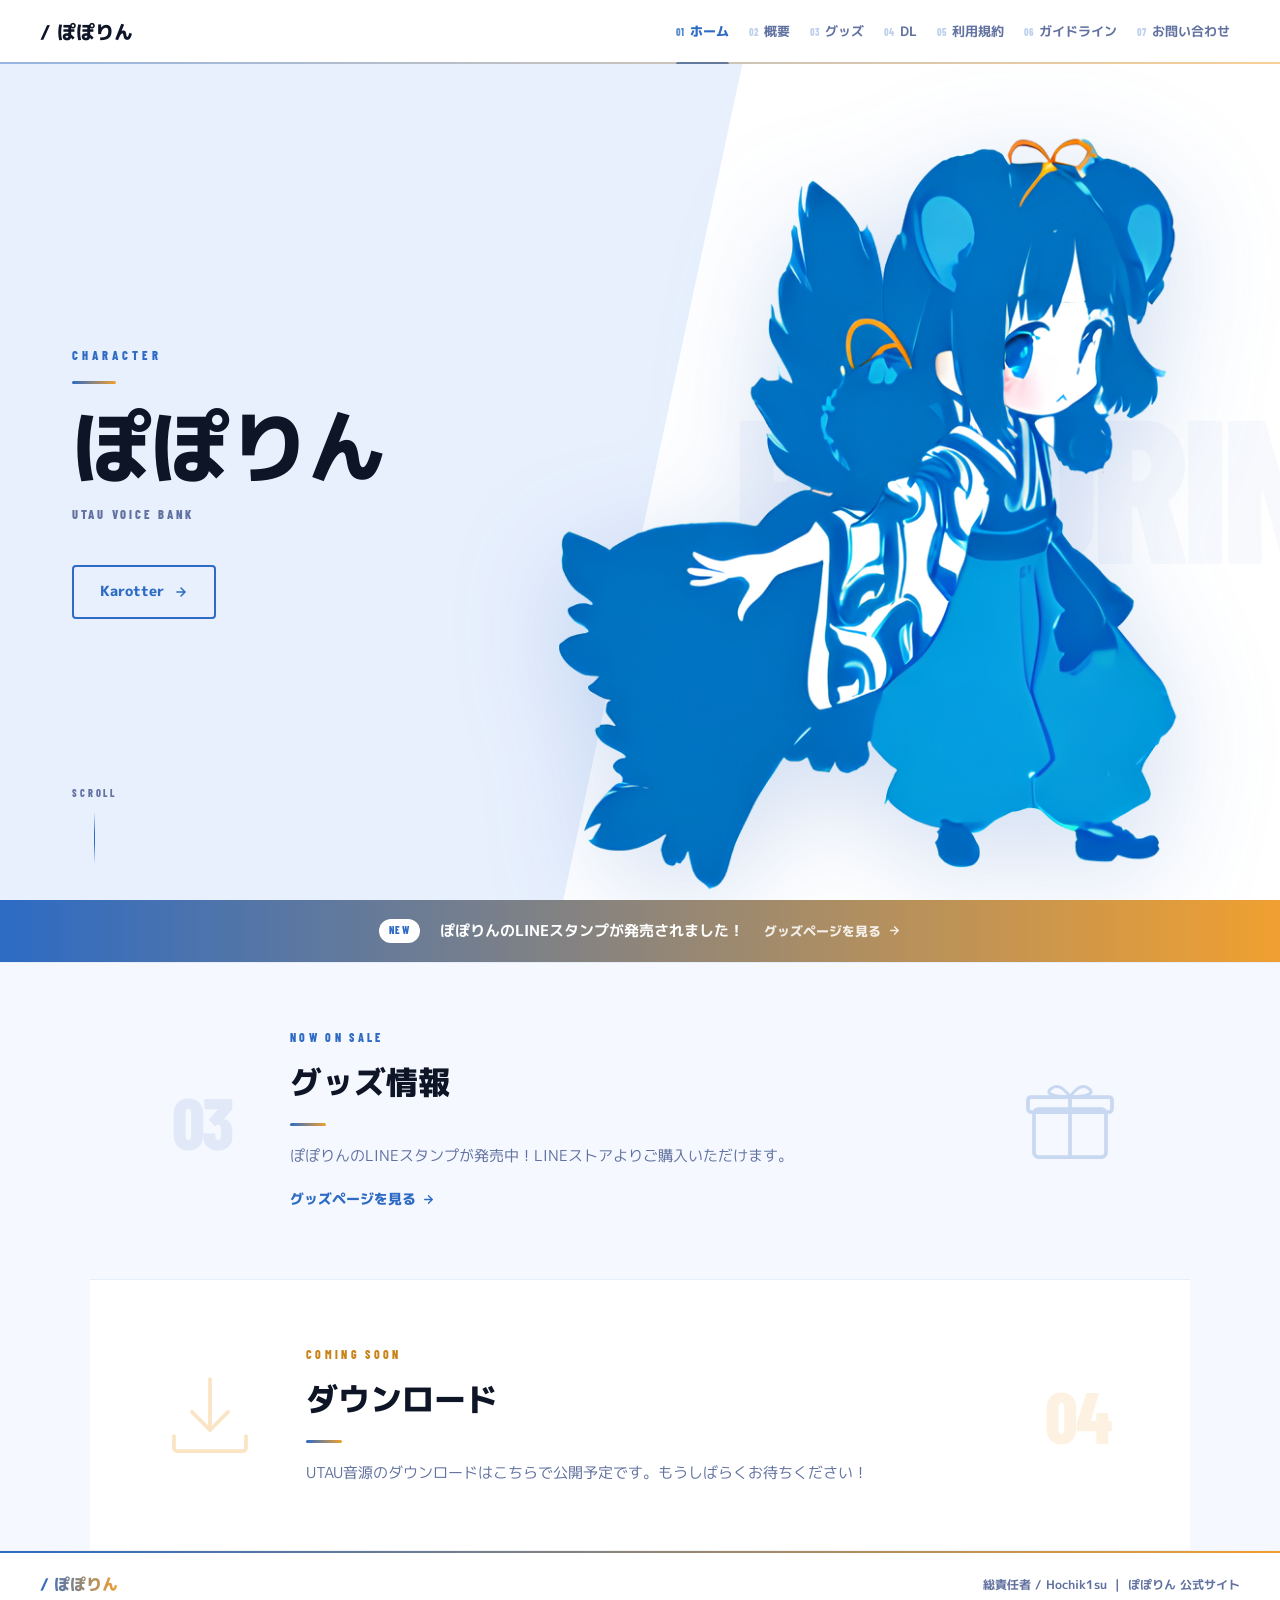
<file: index.html>
<!DOCTYPE html>
<html lang="ja">
<head>
    <meta charset="UTF-8">
    <meta name="viewport" content="width=device-width, initial-scale=1.0">
    <link rel="icon" href="favicon.ico">
    <title>ぽぽりん 公式サイト</title>
    <meta name="description" content="岐阜県の穂々神社に住む巫女さんキャラクター「ぽぽりん」の公式サイト！音源配布・画像ダウンロード・利用規約など盛りだくさん♪">
    <link rel="canonical" href="https://poporin.net/">
    <!-- OGP -->
    <meta property="og:type" content="website">
    <meta property="og:title" content="ぽぽりん 公式サイト">
    <meta property="og:description" content="岐阜県の穂々神社に住む巫女さんキャラクター「ぽぽりん」の公式サイト！音源配布・画像ダウンロード・利用規約など盛りだくさん♪">
    <meta property="og:url" content="https://poporin.net/">
    <meta property="og:image" content="https://poporin.net/画像/ぽぽりんロゴ透過.png">
    <meta property="og:locale" content="ja_JP">
    <meta name="twitter:card" content="summary_large_image">
    <meta name="twitter:title" content="ぽぽりん 公式サイト">
    <meta name="twitter:description" content="岐阜県の穂々神社に住む巫女さんキャラクター「ぽぽりん」の公式サイト！音源配布・画像ダウンロード・利用規約など盛りだくさん♪">
    <meta name="twitter:image" content="https://poporin.net/画像/ぽぽりんロゴ透過.png">
    <link rel="stylesheet" href="style.css?v=20260723">
    <link rel="preconnect" href="https://fonts.googleapis.com">
    <link rel="preconnect" href="https://fonts.gstatic.com" crossorigin>
    <link href="https://fonts.googleapis.com/css2?family=Barlow+Condensed:wght@700;800&family=M+PLUS+1p:wght@400;700;800&display=swap" rel="stylesheet">
</head>
<body>

    <!-- ナビゲーション（数字付きリンク） -->
    <nav class="kv-nav" id="kv-nav">
        <span class="kv-nav__logo" data-page="home">/&nbsp;ぽぽりん</span>
        <ul class="kv-nav__links">
            <li><a href="#" class="kv-nav__item active" data-page="home"><span class="kv-nav__num">01</span>ホーム</a></li>
            <li><a href="#" class="kv-nav__item" data-page="about"><span class="kv-nav__num">02</span>概要</a></li>
            <li><a href="#" class="kv-nav__item" data-page="goods"><span class="kv-nav__num">03</span>グッズ</a></li>
            <li><a href="#" class="kv-nav__item" data-page="download"><span class="kv-nav__num">04</span>DL</a></li>
            <li><a href="#" class="kv-nav__item" data-page="terms"><span class="kv-nav__num">05</span>利用規約</a></li>
            <li><a href="#" class="kv-nav__item" data-page="guidelines"><span class="kv-nav__num">06</span>ガイドライン</a></li>
            <li><a href="#" class="kv-nav__item" data-page="contact"><span class="kv-nav__num">07</span>お問い合わせ</a></li>
        </ul>
        <button class="kv-nav__hamburger" id="hamburger" aria-label="メニューを開く">
            <span></span><span></span><span></span>
        </button>
    </nav>

    <!-- 全画面モバイルメニュー -->
    <div class="fullscreen-menu" id="fullscreen-menu">
        <button class="fullscreen-menu__close" id="menu-close" aria-label="閉じる">
            <span></span><span></span>
        </button>
        <div class="fullscreen-menu__logo">/&nbsp;ぽぽりん</div>
        <nav class="fullscreen-menu__nav">
            <ul>
                <li><a href="#" class="fmenu-link active" data-page="home"><span class="fmenu-num">01</span><span class="fmenu-label">ホーム</span></a></li>
                <li><a href="#" class="fmenu-link" data-page="about"><span class="fmenu-num">02</span><span class="fmenu-label">概要</span></a></li>
                <li><a href="#" class="fmenu-link" data-page="goods"><span class="fmenu-num">03</span><span class="fmenu-label">グッズ情報</span></a></li>
                <li><a href="#" class="fmenu-link" data-page="download"><span class="fmenu-num">04</span><span class="fmenu-label">ダウンロード</span></a></li>
                <li><a href="#" class="fmenu-link" data-page="terms"><span class="fmenu-num">05</span><span class="fmenu-label">利用規約</span></a></li>
                <li><a href="#" class="fmenu-link" data-page="guidelines"><span class="fmenu-num">06</span><span class="fmenu-label">ガイドライン</span></a></li>
                <li><a href="#" class="fmenu-link" data-page="contact"><span class="fmenu-num">07</span><span class="fmenu-label">お問い合わせ</span></a></li>
            </ul>
        </nav>
    </div>

    <main>

        <!-- ホームページ -->
        <section id="page-home" class="scene scene-kv active">
            <div class="kv">
                <!-- 対角スプリット背景 -->
                <div class="kv__split" aria-hidden="true"></div>
                <!-- ウォーターマーク -->
                <div class="kv__watermark" aria-hidden="true">POPORIN</div>

                <!-- コピーテキスト（左側） -->
                <div class="kv__copy">
                    <p class="kv__copy-sub">CHARACTER</p>
                    <div class="kv__copy-rule"></div>
                    <h1 class="kv__copy-title">ぽぽりん</h1>
                    <p class="kv__copy-tag">UTAU VOICE BANK</p>
                    <a href="https://karotter.com/?tab=recommended" class="kv-btn" target="_blank" rel="noopener noreferrer">
                        <span>Karotter</span>
                        <svg width="14" height="14" viewBox="0 0 24 24" fill="none" stroke="currentColor" stroke-width="2.5" stroke-linecap="round" stroke-linejoin="round" aria-hidden="true"><path d="M5 12h14M12 5l7 7-7 7"/></svg>
                    </a>
                </div>

                <!-- キャラクター画像 -->
                <div class="kv__char">
                    <div class="kv__char-float">
                        <img src="画像/ぽぽりん.png" alt="ぽぽりんのイラスト">
                    </div>
                </div>

                <!-- スクロールインジケーター -->
                <div class="kv__scroll" aria-hidden="true">
                    <span class="kv__scroll-text">SCROLL</span>
                    <span class="kv__scroll-line"></span>
                </div>

                <!-- スワイプヒント（モバイルのみ） -->
                <div class="kv__swipe-hint" aria-hidden="true">
                    <div class="kv__swipe-hint-arrows">
                        <svg width="18" height="18" viewBox="0 0 24 24" fill="none" stroke="currentColor" stroke-width="2.5" stroke-linecap="round" stroke-linejoin="round"><polyline points="15 18 9 12 15 6"/></svg>
                        <svg width="18" height="18" viewBox="0 0 24 24" fill="none" stroke="currentColor" stroke-width="2.5" stroke-linecap="round" stroke-linejoin="round"><polyline points="15 18 9 12 15 6"/></svg>
                    </div>
                    <span class="kv__swipe-hint-text">SWIPE</span>
                </div>
            </div>

            <!-- お知らせバナー -->
            <a href="#goods" class="notice-bar scroll-reveal">
                <span class="notice-bar__badge">NEW</span>
                <span class="notice-bar__text">ぽぽりんのLINEスタンプが発売されました！</span>
                <span class="notice-bar__arrow" aria-hidden="true">
                    グッズページを見る
                    <svg width="13" height="13" viewBox="0 0 24 24" fill="none" stroke="currentColor" stroke-width="2.5" stroke-linecap="round" stroke-linejoin="round"><path d="M5 12h14M12 5l7 7-7 7"/></svg>
                </span>
            </a>

            <!-- ホームスクロールセクション -->
            <div class="home-sections">

                <div class="home-section scroll-reveal">
                    <div class="home-section__label-col">
                        <span class="home-section__num" aria-hidden="true">03</span>
                    </div>
                    <div class="home-section__body">
                        <span class="home-section__en">NOW ON SALE</span>
                        <h2 class="home-section__title">グッズ情報</h2>
                        <div class="home-section__rule"></div>
                        <p class="home-section__text">ぽぽりんのLINEスタンプが発売中！LINEストアよりご購入いただけます。</p>
                        <a href="#goods" class="home-section__link">
                            グッズページを見る
                            <svg width="13" height="13" viewBox="0 0 24 24" fill="none" stroke="currentColor" stroke-width="2.5" stroke-linecap="round" stroke-linejoin="round" aria-hidden="true"><path d="M5 12h14M12 5l7 7-7 7"/></svg>
                        </a>
                    </div>
                    <svg class="home-section__icon" viewBox="0 0 64 64" fill="none" xmlns="http://www.w3.org/2000/svg" aria-hidden="true">
                        <rect x="8" y="24" width="48" height="32" rx="3" stroke="currentColor" stroke-width="2.5"/>
                        <rect x="4" y="16" width="56" height="10" rx="2" stroke="currentColor" stroke-width="2.5"/>
                        <line x1="32" y1="16" x2="32" y2="56" stroke="currentColor" stroke-width="2.5"/>
                        <path d="M32 16C32 16 26 6 20 10C14 14 22 16 32 16C32 16 38 6 44 10C50 14 42 16 32 16Z" stroke="currentColor" stroke-width="2" stroke-linejoin="round"/>
                    </svg>
                </div>

                <div class="home-section home-section--alt scroll-reveal">
                    <div class="home-section__label-col">
                        <span class="home-section__num" aria-hidden="true">04</span>
                    </div>
                    <div class="home-section__body">
                        <span class="home-section__en">COMING SOON</span>
                        <h2 class="home-section__title">ダウンロード</h2>
                        <div class="home-section__rule"></div>
                        <p class="home-section__text">UTAU音源のダウンロードはこちらで公開予定です。もうしばらくお待ちください！</p>
                    </div>
                    <svg class="home-section__icon" viewBox="0 0 64 64" fill="none" xmlns="http://www.w3.org/2000/svg" aria-hidden="true">
                        <line x1="32" y1="8" x2="32" y2="42" stroke="currentColor" stroke-width="2.5" stroke-linecap="round"/>
                        <polyline points="20,30 32,42 44,30" stroke="currentColor" stroke-width="2.5" stroke-linecap="round" stroke-linejoin="round"/>
                        <path d="M8 46v8a2 2 0 002 2h44a2 2 0 002-2v-8" stroke="currentColor" stroke-width="2.5" stroke-linecap="round"/>
                    </svg>
                </div>

            </div>
        </section>

        <!-- 概要ページ -->
        <section id="page-about" class="scene scene-about">
            <div class="chapters">

                <div class="chapter appear-up">
                    <div class="chapter__body">
                        <span class="chapter__label">CHAPTER 01</span>
                        <h2 class="chapter__title">ぽぽりん</h2>
                        <div class="chapter__rule"></div>
                        <p class="chapter__text">
                            岐阜県の穂々神社に住んでいる21歳の女の子！<br>
                            巫女さんのお仕事の片手間に歌を歌っている♪<br>
                            体にはケモ耳と4枚の羽根が付いているよ！羽は飛ぶことはできないけど
                        </p>
                    </div>
                    <div class="chapter__accent chapter__accent--img">
                        <img src="画像/ぽぽりん.png" alt="ぽぽりんのイラスト" class="chapter__accent-img">
                        <span class="chapter__accent-num" aria-hidden="true">01</span>
                    </div>
                </div>

                <div class="chapter-sep" aria-hidden="true"></div>

                <div class="chapter chapter--flip appear-up">
                    <div class="chapter__body">
                        <span class="chapter__label">CHAPTER 02</span>
                        <h2 class="chapter__title">ポポと岐阜</h2>
                        <div class="chapter__rule"></div>
                        <p class="chapter__text">
                            SNS「カロッター」でHochik1su氏によって投稿された言葉から生まれた造語！<br>
                            ポポと岐阜が何かそれは誰も知らない...<br>
                            関連語として露炉の犬やナナと長野などがいるよ
                        </p>
                    </div>
                    <div class="chapter__accent chapter__accent--orange chapter__accent--img">
                        <img src="画像/ポポと岐阜.png" alt="ポポと岐阜のイラスト" class="chapter__accent-img">
                        <span class="chapter__accent-num" aria-hidden="true">02</span>
                    </div>
                </div>

                <div class="chapter-sep" aria-hidden="true"></div>

                <div class="chapter appear-up">
                    <div class="chapter__body">
                        <span class="chapter__label">CHAPTER 03</span>
                        <h2 class="chapter__title">ぽぽりんUTAU化計画</h2>
                        <div class="chapter__rule"></div>
                        <p class="chapter__text">
                            「ぽぽりんをUTAUにしようぜ！」ということから始まった計画！<br>
                            紆余曲折を経てなんとか形になった計画！！<br>
                            この計画の一環としてこのHPは作成された！！！！
                        </p>
                    </div>
                    <div class="chapter__accent chapter__accent--img chapter__accent--logo">
                        <img src="画像/ぽぽりんロゴ透過.png" alt="ぽぽりんロゴ" class="chapter__accent-img">
                        <span class="chapter__accent-num" aria-hidden="true">03</span>
                    </div>
                </div>

            </div>
        </section>

        <!-- グッズ情報ページ -->
        <section id="page-goods" class="scene scene-goods">
            <div class="goods-wrap">

                <header class="scene-header appear-up">
                    <span class="scene-header__en">GOODS</span>
                    <h2 class="scene-header__title">グッズ情報</h2>
                    <div class="scene-header__rule"></div>
                </header>

                <div class="goods-stamp appear-up">

                    <!-- 左：ビジュアルパネル（斜めカット） -->
                    <div class="goods-stamp__visual">
                        <span class="goods-stamp__big-num" aria-hidden="true">01</span>
                        <div class="goods-stamp__icon" role="img" aria-label="ぽぽりん LINEスタンプ"></div>
                        <span class="goods-stamp__visual-en">LINE STICKERS</span>
                    </div>

                    <!-- 右：コンテンツ -->
                    <div class="goods-stamp__content">
                        <span class="goods-stamp__badge">NEW RELEASE</span>
                        <h3 class="goods-stamp__name">ぽぽりん LINEスタンプ</h3>
                        <div class="goods-stamp__rule"></div>
                        <p class="goods-stamp__desc">
                            ぽぽりんのLINEスタンプがついに登場！<br>
                            いつものトークをぽぽりんと一緒に盛り上げよう♪
                        </p>
                        <a href="https://store.line.me/stickershop/product/35299947" class="goods-stamp__btn" target="_blank" rel="noopener noreferrer">
                            <span>LINEストアで購入する</span>
                            <svg width="14" height="14" viewBox="0 0 24 24" fill="none" stroke="currentColor" stroke-width="2.5" stroke-linecap="round" stroke-linejoin="round" aria-hidden="true"><path d="M5 12h14M12 5l7 7-7 7"/></svg>
                        </a>
                    </div>

                </div>

            </div>
        </section>

        <!-- ダウンロードページ -->
        <section id="page-download" class="scene scene-download">
            <div class="dl-page-wrap">

                <!-- 音源配布セクション -->
                <header class="scene-header appear-up">
                    <span class="scene-header__en">VOICE BANK DOWNLOAD</span>
                    <h2 class="scene-header__title">音源配布</h2>
                    <div class="scene-header__rule"></div>
                </header>

                <div class="dl-voice-wait appear-up">
                    <div class="dl-voice-wait__icon" aria-hidden="true">
                        <svg viewBox="0 0 48 48" fill="none" xmlns="http://www.w3.org/2000/svg">
                            <circle cx="24" cy="24" r="20" stroke="currentColor" stroke-width="2.5"/>
                            <line x1="24" y1="14" x2="24" y2="26" stroke="currentColor" stroke-width="2.5" stroke-linecap="round"/>
                            <circle cx="24" cy="33" r="1.5" fill="currentColor"/>
                        </svg>
                    </div>
                    <p class="dl-voice-wait__title">公開準備中</p>
                    <p class="dl-voice-wait__text">ぽぽりんUTAU音源は現在準備中です。<br>公開までしばらくお待ちください。</p>
                </div>

                <div class="dl-section-sep appear-up"></div>

                <!-- 画像ダウンロードセクション -->
                <header class="scene-header appear-up">
                    <span class="scene-header__en">IMAGE DOWNLOAD</span>
                    <h2 class="scene-header__title">画像ダウンロード</h2>
                    <div class="scene-header__rule"></div>
                </header>

                <p class="dl-page-note appear-up">ご利用の際は<a href="#guidelines" class="dl-page-note__link">画像ガイドライン</a>をご確認ください。</p>

                <div class="dl-card-grid">

                    <div class="dl-card appear-up">
                        <div class="dl-card__thumb">
                            <img src="画像/ぽぽりん.png" alt="ぽぽりん" class="dl-card__img">
                        </div>
                        <div class="dl-card__body">
                            <span class="dl-card__label">CHARACTER</span>
                            <h3 class="dl-card__name">ぽぽりん</h3>
                            <p class="dl-card__desc">背景透過 PNG（800×800px）</p>
                            <a href="画像/ぽぽりん.png" download="ぽぽりん.png" class="dl-btn">
                                <span class="dl-btn__icon" aria-hidden="true">↓</span>
                                ダウンロード
                            </a>
                        </div>
                    </div>

                    <div class="dl-card appear-up">
                        <div class="dl-card__thumb dl-card__thumb--illust">
                            <img src="画像/ポポと岐阜.png" alt="ポポと岐阜" class="dl-card__img">
                        </div>
                        <div class="dl-card__body">
                            <span class="dl-card__label">ILLUSTRATION</span>
                            <h3 class="dl-card__name">ポポと岐阜</h3>
                            <p class="dl-card__desc">背景透過 PNG（546×647px）</p>
                            <a href="画像/ポポと岐阜.png" download="ポポと岐阜.png" class="dl-btn">
                                <span class="dl-btn__icon" aria-hidden="true">↓</span>
                                ダウンロード
                            </a>
                        </div>
                    </div>

                    <div class="dl-card appear-up">
                        <div class="dl-card__thumb dl-card__thumb--logo">
                            <img src="画像/ぽぽりんロゴ透過.png" alt="ぽぽりんロゴ" class="dl-card__img">
                        </div>
                        <div class="dl-card__body">
                            <span class="dl-card__label">LOGO</span>
                            <h3 class="dl-card__name">ぽぽりんロゴ</h3>
                            <p class="dl-card__desc">背景透過 PNG（1500×500px）</p>
                            <a href="画像/ぽぽりんロゴ透過.png" download="ぽぽりんロゴ透過.png" class="dl-btn">
                                <span class="dl-btn__icon" aria-hidden="true">↓</span>
                                ダウンロード
                            </a>
                        </div>
                    </div>

                </div>

            </div>
        </section>

        <!-- 利用規約ページ -->
        <section id="page-terms" class="scene scene-terms">
            <div class="terms-wrap">

                <header class="scene-header appear-up">
                    <span class="scene-header__en">VOICE TERMS OF USE</span>
                    <h2 class="scene-header__title">音声利用規約</h2>
                    <div class="scene-header__rule"></div>
                </header>

                <p class="terms-lead appear-up">
                    以下はぽぽりんUTAU音源の利用規約の要約です。<br>
                    本音源のダウンロードまたは使用をもって、利用規約に同意したものとみなされます。
                </p>

                <div class="rule-tabs appear-up">
                    <div class="rule-tabs__header" data-active="ok">
                        <button class="rule-tab-btn active" data-tab="ok">
                            <span class="rule-tab-btn__sym">○</span>
                            <span class="rule-tab-btn__label">できること</span>
                        </button>
                        <button class="rule-tab-btn" data-tab="ng">
                            <span class="rule-tab-btn__sym">×</span>
                            <span class="rule-tab-btn__label">できないこと</span>
                        </button>
                        <button class="rule-tab-btn" data-tab="note">
                            <span class="rule-tab-btn__sym">★</span>
                            <span class="rule-tab-btn__label">お願い</span>
                        </button>
                        <span class="rule-tabs__bar" aria-hidden="true"></span>
                    </div>

                    <div class="rule-tab-panel active" data-panel="ok">
                        <ul>
                            <li>個人・商用問わず楽曲制作・公開・頒布</li>
                            <li>YouTube等の動画配信プラットフォームへの投稿・広告収益化</li>
                            <li>Spotify・Apple Music・SoundCloud等への配信・販売</li>
                            <li>その他、楽曲・創作物による収益化全般</li>
                            <li>音楽制作上の一般的な調声・エフェクト処理</li>
                        </ul>
                    </div>
                    <div class="rule-tab-panel" data-panel="ng">
                        <ul>
                            <li>音源データ（全部または一部）の改変・二次配布・販売・レンタル</li>
                            <li>他のUTAUエンジン・音声合成ソフトウェアへの移植・変換</li>
                            <li>AI学習データとしての利用</li>
                            <li>誹謗中傷・差別・ヘイトスピーチを含むコンテンツへの使用</li>
                            <li>児童ポルノ・犯罪助長・政治プロパガンダ等、違法または公序良俗に反する使用</li>
                        </ul>
                    </div>
                    <div class="rule-tab-panel" data-panel="note">
                        <ul>
                            <li>楽曲公開時は動画説明欄・音源メタデータ等に「ぽぽりん」とクレジット記載を推奨</li>
                            <li>制作した楽曲の著作権は制作者に帰属（音源の知的財産権は開発者に帰属）</li>
                            <li>規約は随時変更される場合があります。最新版は配布ページでご確認ください</li>
                            <li>不明点・相談は開発者の公式連絡先（お問い合わせ）までご連絡ください</li>
                        </ul>
                    </div>
                </div>

                <div class="dl-wrap appear-up">
                    <p class="dl-lead">詳細な規約全文はこちらからご確認いただけます。</p>
                    <a href="UTAU音源「ぽぽりん」利用規約.pdf" download class="dl-btn">
                        <span class="dl-btn__icon" aria-hidden="true">↓</span>
                        利用規約全文をダウンロード（PDF）
                    </a>
                </div>

            </div>
        </section>

        <!-- 画像ガイドラインページ -->
        <section id="page-guidelines" class="scene scene-guidelines">
            <div class="gl-wrap">

                <header class="scene-header appear-up">
                    <span class="scene-header__en">IMAGE GUIDELINES</span>
                    <h2 class="scene-header__title">画像ガイドライン</h2>
                    <div class="scene-header__rule"></div>
                </header>

                <p class="terms-lead appear-up">
                    以下はぽぽりんキャラクター画像の利用規約・二次創作ガイドラインの要約です。<br>
                    画像の利用または二次創作をもって、本ガイドラインに同意したものとみなされます。
                </p>

                <div class="rule-tabs appear-up">
                    <div class="rule-tabs__header" data-active="ok">
                        <button class="rule-tab-btn active" data-tab="ok">
                            <span class="rule-tab-btn__sym">○</span>
                            <span class="rule-tab-btn__label">できること</span>
                        </button>
                        <button class="rule-tab-btn" data-tab="ng">
                            <span class="rule-tab-btn__sym">×</span>
                            <span class="rule-tab-btn__label">できないこと</span>
                        </button>
                        <button class="rule-tab-btn" data-tab="note">
                            <span class="rule-tab-btn__sym">★</span>
                            <span class="rule-tab-btn__label">お願い</span>
                        </button>
                        <span class="rule-tabs__bar" aria-hidden="true"></span>
                    </div>

                    <div class="rule-tab-panel active" data-panel="ok">
                        <ul>
                            <li>二次創作（ファンアート・マンガ・写真加工など）の制作・公開・配布</li>
                            <li>動画制作（MMD動画・アニメーションなど）</li>
                            <li>非営利での同人誌頒布・グッズ企画（個人的な範囲）</li>
                            <li>SNS・創作サイト・動画プラットフォームへの投稿</li>
                        </ul>
                    </div>
                    <div class="rule-tab-panel" data-panel="ng">
                        <ul>
                            <li>許可なき商用利用（販売・広告・営利目的）</li>
                            <li>犯罪行為・暴力・虐待・詐欺などを助長する内容への使用</li>
                            <li>政治目的（特定政党の支持・反対・選挙運動）への利用</li>
                            <li>実在人物への誹謗中傷・個人情報の悪用・名誉毀損・肖像権侵害</li>
                        </ul>
                    </div>
                    <div class="rule-tab-panel" data-panel="note">
                        <ul>
                            <li>作品内または説明欄に「ぽぽりん」とクレジット表記をお願いします</li>
                            <li>キャラクターの外見・性格を大幅に改変することはご遠慮ください</li>
                            <li>R18コンテンツは必ずR18タグ設定とプラットフォームの年齢制限機能をご利用ください</li>
                            <li>クレジット未記載が継続する場合、利用許可を取り消す場合があります</li>
                        </ul>
                    </div>
                </div>

                <div class="gl-details appear-up">
                    <div class="gl-card">
                        <h3 class="gl-card__title">二次創作について</h3>
                        <p>ファンアート・漫画・写真加工・MMD動画・アニメーション・同人誌（非営利頒布）・グッズ企画（非営利・個人的範囲）など幅広い二次創作を歓迎します。</p>
                        <p class="gl-card__r18">成人向け（R18）コンテンツを含む場合は、必ずR18タグの設定・プラットフォームの年齢制限機能の利用・作品冒頭への注意喚起を行ってください。</p>
                    </div>
                    <div class="gl-card gl-card--orange">
                        <h3 class="gl-card__title">作品公開・改変・クレジット</h3>
                        <ul>
                            <li><strong>公開：</strong>SNS・創作サイト・動画プラットフォームへの投稿は自由です。キャラクターを使用していることを明記してください。</li>
                            <li><strong>改変：</strong>外見・性格を大幅に変えることはご遠慮ください。元のキャラクターの魅力が損なわれない範囲での創作をお願いします。</li>
                            <li><strong>クレジット：</strong>「ぽぽりん」という表記と元作品への参照を作品内または説明欄に記載してください。</li>
                        </ul>
                    </div>
                </div>

                <div class="gl-details appear-up">
                    <div class="gl-card">
                        <h3 class="gl-card__title">営利利用をご希望の方へ</h3>
                        <p>ぽぽりんのキャラクターを使用した商品販売・広告利用など営利目的でのご使用は、別途許可申請が必要です。お問い合わせページよりご連絡ください。</p>
                    </div>
                    <div class="gl-card gl-card--orange">
                        <h3 class="gl-card__title">免責事項</h3>
                        <p>本ガイドラインに基づき制作された作品によるトラブルについて、開発者は責任を負いません。ユーザー間のトラブルは当事者間で解決してください。本ガイドラインは予告なく変更される場合があります。</p>
                    </div>
                </div>

                <div class="dl-wrap appear-up">
                    <p class="dl-lead">詳細なガイドライン全文はこちらからご確認いただけます。</p>
                    <a href="ぽぽりん画像ガイドライン.pdf" download class="dl-btn">
                        <span class="dl-btn__icon" aria-hidden="true">↓</span>
                        画像ガイドライン全文をダウンロード（PDF）
                    </a>
                </div>

            </div>
        </section>

        <!-- お問い合わせページ -->
        <section id="page-contact" class="scene scene-contact">
            <div class="contact-block">
                <div class="contact-block__orb contact-block__orb--blue" aria-hidden="true"></div>
                <div class="contact-block__orb contact-block__orb--orange" aria-hidden="true"></div>

                <div class="contact-block__inner">
                    <span class="contact-block__en appear-up">Contact</span>
                    <h2 class="contact-block__title appear-up">お問い合わせ</h2>
                    <div class="contact-block__rule appear-up"></div>
                    <p class="contact-block__lead appear-up">ご質問・ご依頼・ご相談はメールまたはSNSよりお気軽にどうぞ。</p>

                    <div class="contact-links">
                        <div class="appear-up">
                            <a href="mailto:poporin10620@gmail.com" class="contact-link">
                                <span class="contact-link__icon">
                                    <svg viewBox="0 0 24 24" fill="none" xmlns="http://www.w3.org/2000/svg" aria-hidden="true">
                                        <rect x="2" y="4" width="20" height="16" rx="3" stroke="currentColor" stroke-width="1.8"/>
                                        <path d="M2 8l10 7 10-7" stroke="currentColor" stroke-width="1.8" stroke-linejoin="round"/>
                                    </svg>
                                </span>
                                <span class="contact-link__body">
                                    <span class="contact-link__label">メール</span>
                                    <span class="contact-link__value">poporin10620@gmail.com</span>
                                </span>
                                <span class="contact-link__arrow" aria-hidden="true">→</span>
                            </a>
                        </div>

                        <div class="appear-up">
                            <a href="https://karotter.com/profile/popotogihu" target="_blank" rel="noopener" class="contact-link">
                                <span class="contact-link__icon">
                                    <svg viewBox="0 0 24 24" fill="none" xmlns="http://www.w3.org/2000/svg" aria-hidden="true">
                                        <circle cx="12" cy="12" r="9" stroke="currentColor" stroke-width="1.8"/>
                                        <ellipse cx="12" cy="12" rx="4" ry="9" stroke="currentColor" stroke-width="1.8"/>
                                        <path d="M3 12h18" stroke="currentColor" stroke-width="1.8"/>
                                        <path d="M3 8h18M3 16h18" stroke="currentColor" stroke-width="1.4" stroke-dasharray="2 2"/>
                                    </svg>
                                </span>
                                <span class="contact-link__body">
                                    <span class="contact-link__label">SNS（Karotter）</span>
                                    <span class="contact-link__value">karotter.com/profile/popotogihu</span>
                                </span>
                                <span class="contact-link__arrow" aria-hidden="true">→</span>
                            </a>
                        </div>
                    </div>
                </div>
            </div>
        </section>

    </main>

    <footer class="kv-footer">
        <span class="kv-footer__logo">/&nbsp;ぽぽりん</span>
        <span class="kv-footer__copy">総責任者 / Hochik1su &nbsp;|&nbsp; ぽぽりん 公式サイト</span>
    </footer>

    <script src="script.js?v=20260723"></script>
</body>
</html>
</file>
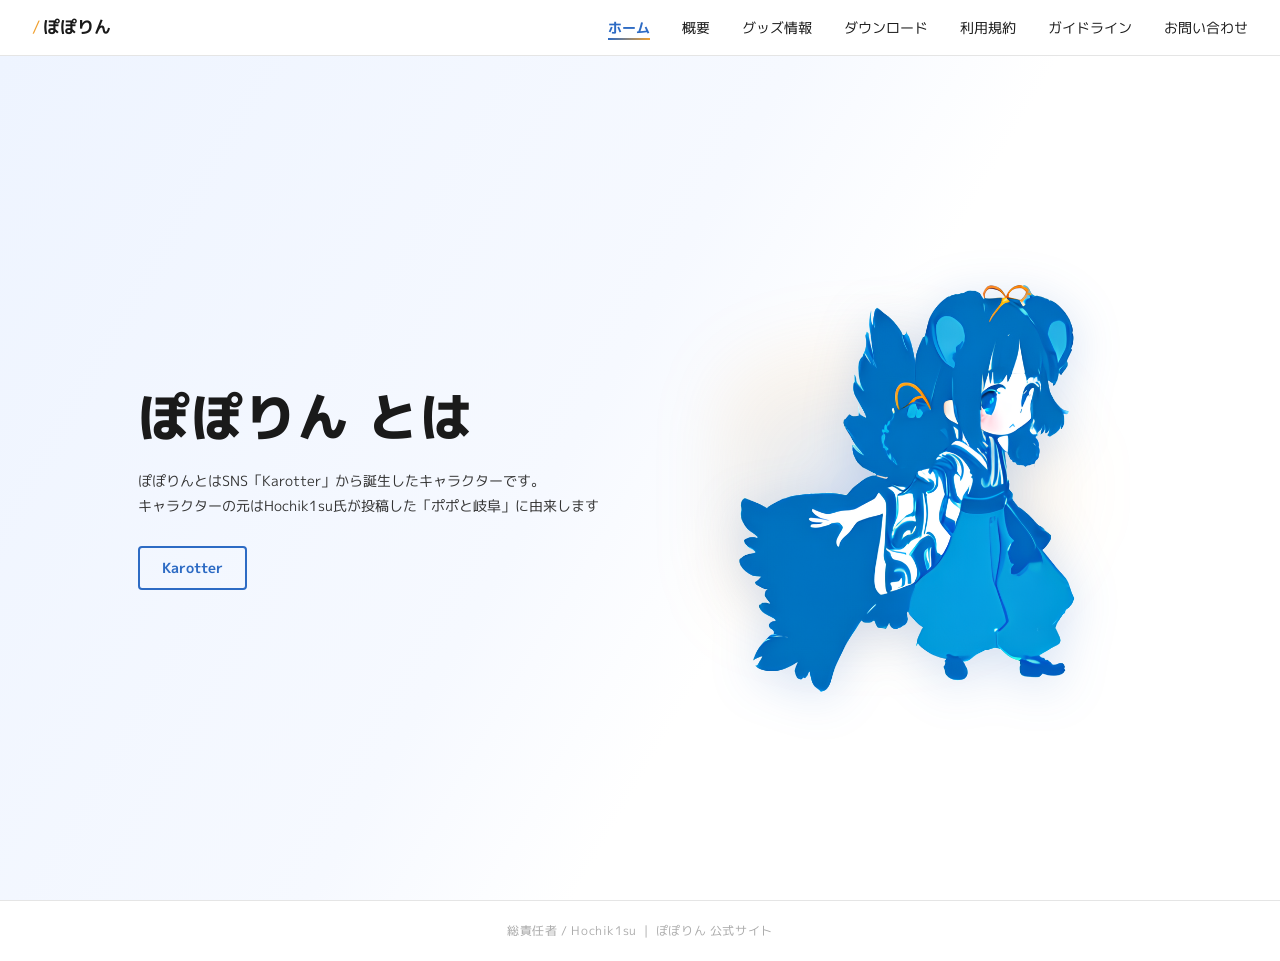
<file: oldver/index.html>
<!DOCTYPE html>
<html lang="ja">
<head>
    <meta charset="UTF-8">
    <meta name="viewport" content="width=device-width, initial-scale=1.0">
    <link rel="icon" href="../favicon.ico">
    <title>ぽぽりん 公式サイト</title>
    <meta name="robots" content="noindex, nofollow">
    <link rel="stylesheet" href="style.css">
    <link rel="preconnect" href="https://fonts.googleapis.com">
    <link rel="preconnect" href="https://fonts.gstatic.com" crossorigin>
    <link href="https://fonts.googleapis.com/css2?family=M+PLUS+1p:wght@400;700;800&display=swap" rel="stylesheet">
</head>
<body>

    <!-- ナビゲーション -->
    <nav class="navbar">
        <div class="nav-logo" data-page="home">
            <span class="slash">/</span>ぽぽりん
        </div>
        <ul class="nav-links">
            <li><a href="#" class="nav-link active" data-page="home">ホーム</a></li>
            <li><a href="#" class="nav-link" data-page="about">概要</a></li>
            <li><a href="#" class="nav-link" data-page="goods">グッズ情報</a></li>
            <li><a href="#" class="nav-link" data-page="download">ダウンロード</a></li>
            <li><a href="#" class="nav-link" data-page="terms">利用規約</a></li>
            <li><a href="#" class="nav-link" data-page="guidelines">ガイドライン</a></li>
            <li><a href="#" class="nav-link" data-page="contact">お問い合わせ</a></li>
        </ul>

        <!-- ハンバーガーボタン（モバイル用） -->
        <button class="hamburger" id="hamburger" aria-label="メニューを開く">
            <span></span>
            <span></span>
            <span></span>
        </button>
    </nav>

    <!-- モバイルメニュー -->
    <div class="mobile-menu" id="mobile-menu">
        <ul>
            <li><a href="#" class="mobile-link" data-page="home">ホーム</a></li>
            <li><a href="#" class="mobile-link" data-page="about">概要</a></li>
            <li><a href="#" class="mobile-link" data-page="goods">グッズ情報</a></li>
            <li><a href="#" class="mobile-link" data-page="download">ダウンロード</a></li>
            <li><a href="#" class="mobile-link" data-page="terms">利用規約</a></li>
            <li><a href="#" class="mobile-link" data-page="guidelines">ガイドライン</a></li>
            <li><a href="#" class="mobile-link" data-page="contact">お問い合わせ</a></li>
        </ul>
    </div>

    <!-- メインコンテンツ -->
    <main>

        <!-- ホームページ -->
        <section id="page-home" class="page active">
            <div class="hero">
                <div class="hero-text">
                    <h1>ぽぽりん とは</h1>
                    <p>
                        ぽぽりんとはSNS「Karotter」から誕生したキャラクターです。<br>
                        キャラクターの元はHochik1su氏が投稿した「ポポと岐阜」に由来します
                    </p>
                    <a href="https://karotter.com/?tab=recommended" class="btn-link" target="_blank" rel="noopener noreferrer">Karotter</a>
                </div>
                <div class="hero-image">
                    <img src="../画像/ぽぽりん.png" alt="ぽぽりんのイラスト">
                </div>
            </div>
        </section>

        <!-- 概要ページ -->
        <section id="page-about" class="page">
            <div class="about-container">

                <div class="about-section reveal-section">
                    <h2>ぽぽりん</h2>
                    <hr>
                    <p>
                        岐阜県の穂々神社に住んでいる21歳の女の子！<br>
                        巫女さんのお仕事の片手間に歌を歌っている♪<br>
                        体にはケモ耳と4枚の羽根が付いているよ！羽は飛ぶことはできないけど
                    </p>
                </div>

                <div class="about-section reveal-section">
                    <h2>ポポと岐阜</h2>
                    <hr>
                    <p>
                        SNS「カロッター」でHochik1su氏によって投稿された言葉から生まれた造語！<br>
                        ポポと岐阜が何かそれは誰も知らない...<br>
                        関連語として露炉の犬やナナと長野などがいるよ
                    </p>
                </div>

                <div class="about-section reveal-section">
                    <h2>ぽぽりんUTAU化計画</h2>
                    <hr>
                    <p>
                        「ぽぽりんをUTAUにしようぜ！」ということから始まった計画！<br>
                        紆余曲折を経てなんとか形になった計画！！<br>
                        この計画の一環としてこのHPは作成された！！！！
                    </p>
                </div>

            </div>
        </section>

        <!-- グッズ情報ページ -->
        <section id="page-goods" class="page">
            <div class="empty-page">
                <h2>グッズ情報</h2>
                <hr>
                <p class="empty-text">準備中...</p>
            </div>
        </section>

        <!-- ダウンロードページ -->
        <section id="page-download" class="page">
            <div class="empty-page">
                <h2>ダウンロード</h2>
                <hr>
                <p class="empty-text">準備中...</p>
            </div>
        </section>

        <!-- 利用規約ページ -->
        <section id="page-terms" class="page">
            <div class="terms-container">
                <h2>音声利用規約</h2>
                <hr>

                <!-- 要約 -->
                <div class="terms-summary reveal-section">
                    <p class="terms-summary-lead">以下はぽぽりんUTAU音源の利用規約の要約です。<br>本音源のダウンロードまたは使用をもって、利用規約に同意したものとみなされます。</p>

                    <div class="terms-rows">
                        <div class="terms-row terms-row--ok">
                            <div class="terms-row-head">
                                <span class="terms-row-symbol">○</span>
                                <span class="terms-row-title">できること</span>
                            </div>
                            <ul>
                                <li>個人・商用問わず楽曲制作・公開・頒布</li>
                                <li>YouTube等の動画配信プラットフォームへの投稿・広告収益化</li>
                                <li>Spotify・Apple Music・SoundCloud等への配信・販売</li>
                                <li>その他、楽曲・創作物による収益化全般</li>
                                <li>音楽制作上の一般的な調声・エフェクト処理</li>
                            </ul>
                        </div>
                        <div class="terms-row terms-row--ng">
                            <div class="terms-row-head">
                                <span class="terms-row-symbol">×</span>
                                <span class="terms-row-title">できないこと</span>
                            </div>
                            <ul>
                                <li>音源データ（全部または一部）の改変・二次配布・販売・レンタル</li>
                                <li>他のUTAUエンジン・音声合成ソフトウェアへの移植・変換</li>
                                <li>AI学習データとしての利用</li>
                                <li>誹謗中傷・差別・ヘイトスピーチを含むコンテンツへの使用</li>
                                <li>児童ポルノ・犯罪助長・政治プロパガンダ等、違法または公序良俗に反する使用</li>
                            </ul>
                        </div>
                        <div class="terms-row terms-row--note">
                            <div class="terms-row-head">
                                <span class="terms-row-symbol">★</span>
                                <span class="terms-row-title">お願い</span>
                            </div>
                            <ul>
                                <li>楽曲公開時は動画説明欄・音源メタデータ等に「ぽぽりん」とクレジット記載を推奨</li>
                                <li>制作した楽曲の著作権は制作者に帰属（音源の知的財産権は開発者に帰属）</li>
                                <li>規約は随時変更される場合があります。最新版は配布ページでご確認ください</li>
                                <li>不明点・相談は開発者の公式連絡先（お問い合わせ）までご連絡ください</li>
                            </ul>
                        </div>
                    </div>
                </div>

                <!-- 全文ダウンロード -->
                <div class="terms-download reveal-section">
                    <p class="terms-download-text">詳細な規約全文はこちらからご確認いただけます。</p>
                    <a href="../UTAU音源「ぽぽりん」利用規約.pdf" download class="btn-download">
                        <span class="btn-download-icon">↓</span>
                        利用規約全文をダウンロード（PDF）
                    </a>
                </div>

            </div>
        </section>

        <!-- 画像ガイドラインページ -->
        <section id="page-guidelines" class="page">
            <div class="guideline-container">
                <h2>画像ガイドライン</h2>
                <hr>

                <!-- 要約 -->
                <div class="terms-summary reveal-section">
                    <p class="terms-summary-lead">以下はぽぽりんキャラクター画像の利用規約・二次創作ガイドラインの要約です。<br>画像の利用または二次創作をもって、本ガイドラインに同意したものとみなされます。</p>

                    <div class="terms-rows">
                        <div class="terms-row terms-row--ok">
                            <div class="terms-row-head">
                                <span class="terms-row-symbol">○</span>
                                <span class="terms-row-title">できること</span>
                            </div>
                            <ul>
                                <li>二次創作（ファンアート・マンガ・写真加工など）の制作・公開・配布</li>
                                <li>動画制作（MMD動画・アニメーションなど）</li>
                                <li>非営利での同人誌頒布・グッズ企画（個人的な範囲）</li>
                                <li>SNS・創作サイト・動画プラットフォームへの投稿</li>
                            </ul>
                        </div>
                        <div class="terms-row terms-row--ng">
                            <div class="terms-row-head">
                                <span class="terms-row-symbol">×</span>
                                <span class="terms-row-title">できないこと</span>
                            </div>
                            <ul>
                                <li>許可なき商用利用（販売・広告・営利目的）</li>
                                <li>犯罪行為・暴力・虐待・詐欺などを助長する内容への使用</li>
                                <li>政治目的（特定政党の支持・反対・選挙運動）への利用</li>
                                <li>実在人物への誹謗中傷・個人情報の悪用・名誉毀損・肖像権侵害</li>
                            </ul>
                        </div>
                        <div class="terms-row terms-row--note">
                            <div class="terms-row-head">
                                <span class="terms-row-symbol">★</span>
                                <span class="terms-row-title">お願い</span>
                            </div>
                            <ul>
                                <li>作品内または説明欄に「ぽぽりん」とクレジット表記をお願いします</li>
                                <li>キャラクターの外見・性格を大幅に改変することはご遠慮ください</li>
                                <li>R18コンテンツは必ずR18タグ設定とプラットフォームの年齢制限機能をご利用ください</li>
                                <li>クレジット未記載が継続する場合、利用許可を取り消す場合があります</li>
                            </ul>
                        </div>
                    </div>
                </div>

                <!-- 二次創作・注意事項 詳細 -->
                <div class="guideline-details reveal-section">
                    <div class="guideline-detail">
                        <h3>二次創作について</h3>
                        <p>ファンアート・漫画・写真加工・MMD動画・アニメーション・同人誌（非営利頒布）・グッズ企画（非営利・個人的範囲）など幅広い二次創作を歓迎します。</p>
                        <p class="guideline-r18">成人向け（R18）コンテンツを含む場合は、必ずR18タグの設定・プラットフォームの年齢制限機能の利用・作品冒頭への注意喚起を行ってください。</p>
                    </div>
                    <div class="guideline-detail">
                        <h3>作品公開・改変・クレジット</h3>
                        <ul>
                            <li><strong>公開：</strong>SNS・創作サイト・動画プラットフォームへの投稿は自由です。ぽぽりんのキャラクターを使用していることを明記してください。</li>
                            <li><strong>改変：</strong>外見・性格を大幅に変えることはご遠慮ください。元のキャラクターの魅力が損なわれない範囲での創作をお願いします。</li>
                            <li><strong>クレジット：</strong>「ぽぽりん」という表記と元作品への参照を作品内または説明欄に記載してください。</li>
                        </ul>
                    </div>
                </div>

                <!-- 営利利用・免責 -->
                <div class="guideline-details reveal-section">
                    <div class="guideline-detail">
                        <h3>営利利用をご希望の方へ</h3>
                        <p>ぽぽりんのキャラクターを使用した商品販売・広告利用など営利目的でのご使用は、別途許可申請が必要です。お問い合わせページよりご連絡ください。</p>
                    </div>
                    <div class="guideline-detail">
                        <h3>免責事項</h3>
                        <p>本ガイドラインに基づき制作された作品によるトラブルについて、開発者は責任を負いません。ユーザー間のトラブルは当事者間で解決してください。本ガイドラインは予告なく変更される場合があります。</p>
                    </div>
                </div>

                <!-- 全文ダウンロード -->
                <div class="terms-download reveal-section">
                    <p class="terms-download-text">詳細なガイドライン全文はこちらからご確認いただけます。</p>
                    <a href="../ぽぽりん画像ガイドライン.pdf" download class="btn-download">
                        <span class="btn-download-icon">↓</span>
                        画像ガイドライン全文をダウンロード（PDF）
                    </a>
                </div>

            </div>
        </section>

        <!-- お問い合わせページ -->
        <section id="page-contact" class="page">
            <div class="contact-page">
                <h2>お問い合わせ</h2>
                <hr>
                <p class="contact-lead">ご質問・ご依頼・ご相談はメールまたはSNSよりお気軽にどうぞ。</p>

                <div class="contact-cards reveal-section">
                    <a href="mailto:poporin10620@gmail.com" class="contact-card">
                        <div class="contact-card-icon">
                            <svg viewBox="0 0 24 24" fill="none" xmlns="http://www.w3.org/2000/svg">
                                <rect x="2" y="4" width="20" height="16" rx="3" stroke="currentColor" stroke-width="1.8"/>
                                <path d="M2 8l10 7 10-7" stroke="currentColor" stroke-width="1.8" stroke-linejoin="round"/>
                            </svg>
                        </div>
                        <div class="contact-card-body">
                            <span class="contact-card-label">メール</span>
                            <span class="contact-card-value">poporin10620@gmail.com</span>
                        </div>
                        <span class="contact-card-arrow">→</span>
                    </a>

                    <a href="https://karotter.com/profile/popotogihu" target="_blank" rel="noopener" class="contact-card">
                        <div class="contact-card-icon">
                            <svg viewBox="0 0 24 24" fill="none" xmlns="http://www.w3.org/2000/svg">
                                <circle cx="12" cy="12" r="9" stroke="currentColor" stroke-width="1.8"/>
                                <ellipse cx="12" cy="12" rx="4" ry="9" stroke="currentColor" stroke-width="1.8"/>
                                <path d="M3 12h18" stroke="currentColor" stroke-width="1.8"/>
                                <path d="M3 8h18M3 16h18" stroke="currentColor" stroke-width="1.4" stroke-dasharray="2 2"/>
                            </svg>
                        </div>
                        <div class="contact-card-body">
                            <span class="contact-card-label">SNS（Karotter）</span>
                            <span class="contact-card-value">karotter.com/profile/popotogihu</span>
                        </div>
                        <span class="contact-card-arrow">→</span>
                    </a>
                </div>
            </div>
        </section>

    </main>

    <footer class="site-footer">
        <p>総責任者 / Hochik1su &nbsp;|&nbsp; ぽぽりん 公式サイト</p>
    </footer>

    <script src="script.js"></script>
</body>
</html>
</file>
<file: style.css>
/* ===================================================
   ぽぽりん 公式サイト — testver "POPORIN" design
   完全独立デザイン (kasaneteto.jp 参考)
   =================================================== */

/* ===== RESET ===== */
*, *::before, *::after { box-sizing: border-box; margin: 0; padding: 0; }

/* ===== DESIGN TOKENS ===== */
:root {
    --p-blue:      #2d6bc4;
    --p-blue-dk:   #1f52a0;
    --p-blue-lt:   #e8f0fd;
    --p-orange:    #f0a030;
    --p-orange-dk: #c8841a;
    --p-orange-lt: #fff3e0;
    --p-green:     #1e9b6b;
    --p-green-lt:  #e6f7f0;
    --p-red:       #d63b3b;
    --p-red-lt:    #fde8e8;
    --p-bg:        #f5f8ff;
    --p-surface:   #ffffff;
    --p-text:      #0d1526;
    --p-muted:     #6272a0;
    --p-grad:      linear-gradient(90deg, var(--p-blue), var(--p-orange));
    --p-grad-diag: linear-gradient(135deg, var(--p-blue), var(--p-orange));
    --nav-h:       64px;
    --font-en:     'Barlow Condensed', sans-serif;
}

/* ===== BASE ===== */
html { scroll-behavior: smooth; }

body {
    font-family: 'M PLUS 1p', sans-serif;
    background: var(--p-bg);
    color: var(--p-text);
    line-height: 1.7;
    overflow-x: hidden;
}

/* ===================================================
   NAVIGATION — 数字付き水平バー
   =================================================== */
.kv-nav {
    position: fixed;
    top: 0; left: 0; right: 0;
    height: var(--nav-h);
    display: flex;
    align-items: center;
    justify-content: space-between;
    padding: 0 40px;
    background: rgba(255, 255, 255, 0.96);
    z-index: 1000;
    transition: background 0.35s, box-shadow 0.35s;
}

/* グラデーションの細線（下端） */
.kv-nav::after {
    content: '';
    position: absolute;
    bottom: 0; left: 0; right: 0;
    height: 2px;
    background: var(--p-grad);
    opacity: 0.5;
    transition: opacity 0.35s;
}

.kv-nav.scrolled {
    background: rgba(255, 255, 255, 0.80);
    backdrop-filter: blur(16px);
    -webkit-backdrop-filter: blur(16px);
    box-shadow: 0 4px 24px rgba(13, 21, 38, 0.08);
}

.kv-nav.scrolled::after { opacity: 1; }

/* ロゴ */
.kv-nav__logo {
    font-size: 1.2rem;
    font-weight: 800;
    color: var(--p-text);
    cursor: pointer;
    user-select: none;
    transition: opacity 0.2s;
    flex-shrink: 0;
}

.kv-nav__logo:hover { opacity: 0.65; }

/* リンクリスト */
.kv-nav__links {
    display: flex;
    list-style: none;
    gap: 0;
}

/* 個別リンク */
.kv-nav__item {
    display: flex;
    align-items: center;
    gap: 5px;
    height: var(--nav-h);
    padding: 0 10px;
    font-size: 0.80rem;
    font-weight: 700;
    color: var(--p-muted);
    text-decoration: none;
    position: relative;
    transition: color 0.25s;
}

.kv-nav__item::after {
    content: '';
    position: absolute;
    bottom: 0; left: 10px; right: 10px;
    height: 2px;
    background: var(--p-blue);
    transform: scaleX(0);
    transform-origin: left center;
    transition: transform 0.3s cubic-bezier(0.22, 1, 0.36, 1);
    border-radius: 2px 2px 0 0;
}

.kv-nav__item:hover { color: var(--p-blue); }
.kv-nav__item.active { color: var(--p-blue); font-weight: 800; }
.kv-nav__item.active::after { transform: scaleX(1); }

/* 数字 */
.kv-nav__num {
    font-family: var(--font-en);
    font-size: 0.62rem;
    font-weight: 800;
    color: var(--p-blue);
    opacity: 0.3;
    letter-spacing: 0.05em;
    transition: opacity 0.25s;
}

.kv-nav__item.active .kv-nav__num,
.kv-nav__item:hover  .kv-nav__num { opacity: 0.8; }

/* ハンバーガー */
.kv-nav__hamburger {
    display: none;
    flex-direction: column;
    gap: 5px;
    background: none;
    border: none;
    cursor: pointer;
    padding: 8px;
    border-radius: 8px;
    transition: background 0.2s;
}

.kv-nav__hamburger:hover { background: var(--p-blue-lt); }

.kv-nav__hamburger span {
    display: block;
    width: 22px; height: 2px;
    background: var(--p-text);
    border-radius: 2px;
    transition: transform 0.35s cubic-bezier(0.22, 1, 0.36, 1), opacity 0.2s;
}

/* ===================================================
   FULLSCREEN MOBILE MENU
   =================================================== */
.fullscreen-menu {
    position: fixed;
    inset: 0;
    background: var(--p-surface);
    z-index: 9999;
    display: flex;
    flex-direction: column;
    align-items: center;
    justify-content: center;
    opacity: 0;
    pointer-events: none;
    transition: opacity 0.4s cubic-bezier(0.22, 1, 0.36, 1);
}

.fullscreen-menu.open {
    opacity: 1;
    pointer-events: auto;
}

.fullscreen-menu::before {
    content: '';
    position: absolute;
    top: 0; left: 0; right: 0;
    height: 3px;
    background: var(--p-grad);
}

.fullscreen-menu__close {
    position: absolute;
    top: 18px; right: 24px;
    width: 44px; height: 44px;
    background: none;
    border: none;
    cursor: pointer;
    display: flex;
    flex-direction: column;
    align-items: center;
    justify-content: center;
    padding: 10px;
    gap: 0;
}

.fullscreen-menu__close span {
    display: block;
    width: 24px; height: 2px;
    background: var(--p-text);
    border-radius: 2px;
}

.fullscreen-menu__close span:nth-child(1) { transform: rotate(45deg)  translateY(1px); }
.fullscreen-menu__close span:nth-child(2) { transform: rotate(-45deg) translateY(-1px); }

.fullscreen-menu__logo {
    position: absolute;
    top: 20px; left: 24px;
    font-size: 1.2rem;
    font-weight: 800;
    color: var(--p-text);
}

.fullscreen-menu__nav ul {
    list-style: none;
    display: flex;
    flex-direction: column;
    gap: 2px;
}

.fmenu-link {
    display: flex;
    align-items: center;
    gap: 20px;
    padding: 10px 0;
    text-decoration: none;
    transition: opacity 0.2s;
}

.fmenu-link:hover { opacity: 0.55; }

.fmenu-num {
    font-family: var(--font-en);
    font-size: 0.7rem;
    font-weight: 800;
    color: var(--p-blue);
    opacity: 0.45;
    width: 26px;
    letter-spacing: 0.08em;
}

.fmenu-label {
    font-size: 2rem;
    font-weight: 800;
    color: var(--p-text);
    transition: background 0.2s;
}

.fmenu-link.active .fmenu-label {
    background: var(--p-grad);
    -webkit-background-clip: text;
    -webkit-text-fill-color: transparent;
    background-clip: text;
}

/* ===================================================
   PAGE SYSTEM
   =================================================== */
main { padding-top: var(--nav-h); }

.scene {
    display: none;
    min-height: calc(100vh - var(--nav-h));
    min-height: calc(100dvh - var(--nav-h));
}

.scene.active {
    display: block;
    animation: sceneIn 0.45s cubic-bezier(0.22, 1, 0.36, 1) forwards;
}

.scene.scene-exit {
    display: block;
    animation: sceneOut 0.18s ease forwards;
    pointer-events: none;
}

@keyframes sceneIn {
    from { opacity: 0; transform: translateY(12px); }
    to   { opacity: 1; transform: translateY(0); }
}

@keyframes sceneOut {
    from { opacity: 1; }
    to   { opacity: 0; }
}

/* ===================================================
   APPEAR ANIMATIONS (JS driven)
   =================================================== */
.appear-up {
    opacity: 0;
    transform: translateY(28px);
    transition:
        opacity  0.65s cubic-bezier(0.22, 1, 0.36, 1),
        transform 0.65s cubic-bezier(0.22, 1, 0.36, 1);
}

.appear-up.revealed {
    opacity: 1;
    transform: translateY(0);
}

/* ===================================================
   HOME / KEY VISUAL
   =================================================== */
.scene-kv { background: var(--p-surface); }

.kv {
    position: relative;
    min-height: calc(100vh - var(--nav-h));
    min-height: calc(100dvh - var(--nav-h));
    display: flex;
    align-items: center;
    overflow: hidden;
}

/* 対角スプリット背景 */
.kv__split {
    position: absolute;
    inset: 0;
    background: var(--p-blue-lt);
    clip-path: polygon(0 0, 58% 0, 44% 100%, 0 100%);
    pointer-events: none;
}

/* POPORIN ウォーターマーク */
.kv__watermark {
    font-family: var(--font-en);
    position: absolute;
    right: -40px;
    top: 50%;
    transform: translateY(-50%);
    font-size: 16vw;
    font-weight: 800;
    color: rgba(45, 107, 196, 0.04);
    letter-spacing: -0.04em;
    white-space: nowrap;
    pointer-events: none;
    user-select: none;
    line-height: 1;
}

/* コピーテキスト（左） */
.kv__copy {
    position: relative;
    z-index: 2;
    padding: 60px 0 60px 72px;
    width: 46%;
    flex-shrink: 0;
}

.kv__copy-sub {
    font-family: var(--font-en);
    font-size: 0.78rem;
    font-weight: 800;
    letter-spacing: 0.32em;
    color: var(--p-blue);
    margin-bottom: 14px;
    opacity: 0;
    animation: fadeUp 0.6s cubic-bezier(0.22, 1, 0.36, 1) 0.1s forwards;
}

.kv__copy-rule {
    width: 44px;
    height: 3px;
    background: var(--p-grad);
    border-radius: 2px;
    margin-bottom: 20px;
    opacity: 0;
    transform: scaleX(0);
    transform-origin: left;
    animation: ruleExpand 0.55s cubic-bezier(0.22, 1, 0.36, 1) 0.22s forwards;
}

.kv__copy-title {
    font-size: 5rem;
    font-weight: 800;
    line-height: 1.05;
    color: var(--p-text);
    letter-spacing: -0.02em;
    margin-bottom: 16px;
    opacity: 0;
    animation: fadeUp 0.7s cubic-bezier(0.22, 1, 0.36, 1) 0.3s forwards;
}

.kv__copy-tag {
    font-family: var(--font-en);
    font-size: 0.78rem;
    font-weight: 800;
    letter-spacing: 0.22em;
    color: var(--p-muted);
    margin-bottom: 40px;
    opacity: 0;
    animation: fadeUp 0.6s cubic-bezier(0.22, 1, 0.36, 1) 0.45s forwards;
}

/* アウトラインボタン（ホバーで塗りつぶし） */
.kv-btn {
    display: inline-flex;
    align-items: center;
    gap: 10px;
    padding: 13px 26px;
    border: 2px solid var(--p-blue);
    color: var(--p-blue);
    font-weight: 800;
    font-size: 0.88rem;
    text-decoration: none;
    border-radius: 4px;
    position: relative;
    overflow: hidden;
    transition: color 0.35s;
    opacity: 0;
    animation: fadeUp 0.6s cubic-bezier(0.22, 1, 0.36, 1) 0.6s forwards;
}

.kv-btn::before {
    content: '';
    position: absolute;
    inset: 0;
    background: var(--p-blue);
    transform: scaleX(0);
    transform-origin: left;
    transition: transform 0.38s cubic-bezier(0.22, 1, 0.36, 1);
    z-index: 0;
}

.kv-btn > * { position: relative; z-index: 1; }
.kv-btn:hover { color: white; }
.kv-btn:hover::before { transform: scaleX(1); }

.kv-btn svg {
    transition: transform 0.28s;
}
.kv-btn:hover svg { transform: translateX(4px); }

/* キャラクター画像 */
.kv__char {
    position: absolute;
    right: 3%;
    bottom: 0;
    height: 94%;
    display: flex;
    align-items: flex-end;
    z-index: 1;
    opacity: 0;
    animation: charIn 0.9s cubic-bezier(0.22, 1, 0.36, 1) 0.15s forwards;
}

.kv__char-float {
    height: 100%;
    display: flex;
    align-items: flex-end;
    animation: charFloat 6.5s ease-in-out 1.1s infinite;
}

.kv__char img {
    height: 100%;
    max-height: 86vh;
    width: auto;
    object-fit: contain;
    filter: drop-shadow(0 24px 56px rgba(45, 107, 196, 0.22));
}

/* スクロールインジケーター */
.kv__scroll {
    position: absolute;
    bottom: 36px;
    left: 72px;
    display: flex;
    flex-direction: column;
    align-items: center;
    gap: 10px;
    z-index: 2;
    opacity: 0;
    animation: fadeUp 0.6s ease 1.0s forwards;
}

.kv__scroll-text {
    font-family: var(--font-en);
    font-size: 0.64rem;
    font-weight: 800;
    letter-spacing: 0.28em;
    color: var(--p-muted);
}

.kv__scroll-line {
    width: 1px;
    height: 52px;
    background: linear-gradient(to bottom, transparent 0%, var(--p-blue) 40%, var(--p-blue) 60%, transparent 100%);
    animation: scrollDown 2.2s ease-in-out 1.2s infinite;
}

/* KVアニメーション keyframes */
@keyframes fadeUp {
    from { opacity: 0; transform: translateY(18px); }
    to   { opacity: 1; transform: translateY(0); }
}

@keyframes ruleExpand {
    to { opacity: 1; transform: scaleX(1); }
}

@keyframes charIn {
    from { opacity: 0; transform: translateY(24px); }
    to   { opacity: 1; transform: translateY(0); }
}

@keyframes charFloat {
    0%, 100% { transform: translateY(0); }
    50%       { transform: translateY(-18px); }
}

@keyframes scrollDown {
    0%   { transform: translateY(-40%); opacity: 0; }
    25%  { opacity: 1; }
    75%  { opacity: 1; }
    100% { transform: translateY(40%); opacity: 0; }
}

/* ===================================================
   HOME SCROLL SECTIONS
   =================================================== */
.home-sections {
    background: var(--p-bg);
    border-top: 1px solid rgba(45, 107, 196, 0.08);
}

.home-section {
    display: flex;
    align-items: center;
    gap: 48px;
    max-width: 1100px;
    margin: 0 auto;
    padding: 64px 72px;
    border-bottom: 1px solid rgba(45, 107, 196, 0.07);
}

.home-section--alt {
    flex-direction: row-reverse;
    background: var(--p-surface);
    border-bottom: none;
}

/* 番号装飾 */
.home-section__label-col {
    flex-shrink: 0;
    width: 80px;
    display: flex;
    justify-content: center;
}

.home-section__num {
    font-family: var(--font-en);
    font-size: 4.5rem;
    font-weight: 800;
    line-height: 1;
    color: rgba(45, 107, 196, 0.10);
    letter-spacing: -0.03em;
    user-select: none;
}

.home-section--alt .home-section__num {
    color: rgba(240, 160, 48, 0.14);
}

/* 本文 */
.home-section__body {
    flex: 1;
}

.home-section__en {
    font-family: var(--font-en);
    display: block;
    font-size: 0.74rem;
    font-weight: 800;
    letter-spacing: 0.28em;
    color: var(--p-blue);
    margin-bottom: 8px;
}

.home-section--alt .home-section__en {
    color: var(--p-orange-dk);
}

.home-section__title {
    font-size: 2rem;
    font-weight: 800;
    color: var(--p-text);
    margin-bottom: 14px;
}

.home-section__rule {
    width: 36px;
    height: 3px;
    background: var(--p-grad);
    border-radius: 2px;
    margin-bottom: 16px;
}

.home-section__text {
    font-size: 0.92rem;
    color: var(--p-muted);
    line-height: 1.85;
}

/* アイコン */
.home-section__icon {
    width: 96px;
    height: 96px;
    flex-shrink: 0;
    color: var(--p-blue);
    opacity: 0.22;
}

.home-section--alt .home-section__icon {
    color: var(--p-orange);
    opacity: 0.28;
}

/* スクロール reveal（IntersectionObserver で .revealed を付与） */
.scroll-reveal {
    opacity: 0;
    transform: translateY(36px);
    transition:
        opacity  0.72s cubic-bezier(0.22, 1, 0.36, 1),
        transform 0.72s cubic-bezier(0.22, 1, 0.36, 1);
}

.scroll-reveal.revealed {
    opacity: 1;
    transform: translateY(0);
}

/* ===================================================
   ABOUT — Chapter レイアウト
   =================================================== */
.scene-about {
    background: var(--p-bg);
    padding: 60px 0 80px;
}

.chapters {
    display: flex;
    flex-direction: column;
    gap: 0;
}

.chapter {
    display: flex;
    min-height: 230px;
}

.chapter-sep {
    height: 1px;
    background: var(--p-grad);
    opacity: 0.12;
}

.chapter__body {
    flex: 1;
    padding: 48px 64px;
    background: var(--p-surface);
    display: flex;
    flex-direction: column;
    justify-content: center;
    gap: 14px;
}

/* 斜めの装飾パネル */
.chapter__accent {
    width: 200px;
    flex-shrink: 0;
    background: var(--p-blue-lt);
    clip-path: polygon(22% 0, 100% 0, 100% 100%, 0 100%);
    position: relative;
    overflow: hidden;
}

.chapter__accent--orange {
    background: var(--p-orange-lt);
    clip-path: polygon(0 0, 78% 0, 100% 100%, 0 100%);
}

/* 大きな番号装飾 */
.chapter__accent-num {
    font-family: var(--font-en);
    position: absolute;
    bottom: 8px; right: 12px;
    font-size: 6rem;
    font-weight: 800;
    line-height: 1;
    color: rgba(45, 107, 196, 0.12);
    pointer-events: none;
    user-select: none;
}

.chapter__accent--orange .chapter__accent-num {
    color: rgba(240, 160, 48, 0.2);
    right: auto; left: 10px;
}

/* 画像入りアクセントパネル共通 */
.chapter__accent--img {
    width: 280px;
    clip-path: none;
    overflow: hidden;
}

/* 左三角オーバーレイ（Chapter 1・3） */
.chapter__accent--img::after {
    content: '';
    position: absolute;
    inset: 0;
    clip-path: polygon(0 0, 22% 0, 0 100%);
    background: rgba(232, 240, 253, 0.95);
    z-index: 2;
    pointer-events: none;
}

/* 右三角オーバーレイ（Chapter 2） */
.chapter__accent--orange.chapter__accent--img::after {
    clip-path: polygon(78% 0, 100% 0, 100% 100%);
    background: rgba(232, 240, 253, 0.95);
}

.chapter__accent-img {
    position: absolute;
    bottom: 0;
    right: -8px;
    height: 115%;
    width: auto;
    object-fit: contain;
    filter: drop-shadow(-6px 0 18px rgba(45, 107, 196, 0.14));
    pointer-events: none;
    z-index: 1;
}

/* orange（flip）の画像は左側に配置 */
.chapter__accent--orange .chapter__accent-img {
    right: auto;
    left: -8px;
    filter: drop-shadow(6px 0 18px rgba(240, 160, 48, 0.18));
}

/* ロゴ画像: 全体が収まるよう中央配置 */
.chapter__accent--logo {
    display: flex;
    justify-content: center;
    align-items: center;
    background: var(--p-blue-lt);
}

.chapter__accent--logo .chapter__accent-img {
    position: relative;
    z-index: 1;
    width: 115%;
    height: auto;
    top: auto;
    right: auto;
    bottom: auto;
    left: auto;
    transform: none;
    object-fit: contain;
    filter: drop-shadow(0 4px 16px rgba(45, 107, 196, 0.16));
}

/* Flip: アクセントを左・本文を右に */
.chapter--flip .chapter__body   { order: 2; }
.chapter--flip .chapter__accent { order: 1; }

/* Chapter 内テキスト */
.chapter__label {
    font-family: var(--font-en);
    font-size: 0.72rem;
    font-weight: 800;
    letter-spacing: 0.25em;
    color: var(--p-blue);
    display: block;
}

.chapter--flip .chapter__label { color: var(--p-orange); }

.chapter__title {
    font-size: 1.8rem;
    font-weight: 800;
    color: var(--p-text);
}

.chapter__rule {
    width: 36px;
    height: 3px;
    background: var(--p-grad);
    border-radius: 2px;
}

.chapter__text {
    font-size: 0.94rem;
    color: var(--p-muted);
    line-height: 1.9;
}

/* ===================================================
   EMPTY PAGES (グッズ・ダウンロード)
   =================================================== */
.scene-empty {
    background: var(--p-bg);
    align-items: center;
    justify-content: center;
}

.scene-empty.active { display: flex; }

.empty {
    text-align: center;
    position: relative;
    padding: 60px 40px;
}

.empty__watermark {
    font-family: var(--font-en);
    position: absolute;
    top: 50%;
    left: 50%;
    transform: translate(-50%, -50%);
    font-size: clamp(4rem, 18vw, 14rem);
    font-weight: 800;
    color: rgba(45, 107, 196, 0.03);
    white-space: nowrap;
    pointer-events: none;
    user-select: none;
    letter-spacing: 0.06em;
}

.empty__svg {
    width: 80px; height: 80px;
    color: var(--p-blue);
    opacity: 0.35;
    margin: 0 auto 24px;
    display: block;
}

.empty__en {
    font-family: var(--font-en);
    font-size: 0.76rem;
    font-weight: 800;
    letter-spacing: 0.3em;
    color: var(--p-blue);
    display: block;
    margin-bottom: 12px;
}

.empty__title {
    font-size: 2.4rem;
    font-weight: 800;
    color: var(--p-text);
    margin-bottom: 16px;
}

.empty__rule {
    width: 44px; height: 3px;
    background: var(--p-grad);
    border-radius: 2px;
    margin: 0 auto 20px;
}

.empty__sub {
    font-size: 1rem;
    color: var(--p-muted);
    font-weight: 700;
}

/* ===================================================
   DOWNLOAD PAGE
   =================================================== */
.scene-download {
    background: var(--p-bg);
    padding: 64px 40px 80px;
}

.scene-download.active { display: block; }

.dl-page-wrap {
    max-width: 960px;
    margin: 0 auto;
}

.dl-page-note {
    font-size: 0.9rem;
    color: var(--p-muted);
    margin-bottom: 40px;
}

.dl-page-note__link {
    color: var(--p-blue);
    text-decoration: underline;
    text-underline-offset: 3px;
}

.dl-voice-wait {
    display: flex;
    flex-direction: column;
    align-items: center;
    gap: 12px;
    padding: 48px 24px;
    background: var(--p-surface);
    border-radius: 16px;
    border: 1.5px dashed rgba(45, 107, 196, 0.25);
    margin-bottom: 48px;
    text-align: center;
}

.dl-voice-wait__icon {
    color: var(--p-blue);
    opacity: 0.5;
    width: 48px;
    height: 48px;
}

.dl-voice-wait__icon svg {
    width: 100%;
    height: 100%;
}

.dl-voice-wait__title {
    font-family: var(--font-en);
    font-size: 1rem;
    font-weight: 700;
    letter-spacing: 0.08em;
    color: var(--p-blue);
}

.dl-voice-wait__text {
    font-size: 0.92rem;
    color: var(--p-muted);
    line-height: 1.8;
}

.dl-section-sep {
    width: 100%;
    height: 1px;
    background: linear-gradient(90deg, transparent, rgba(45, 107, 196, 0.2) 20%, rgba(240, 160, 48, 0.2) 80%, transparent);
    margin-bottom: 48px;
}

.dl-card-grid {
    display: grid;
    grid-template-columns: repeat(3, 1fr);
    gap: 24px;
}

.dl-card {
    background: var(--p-surface);
    border-radius: 16px;
    overflow: hidden;
    box-shadow: 0 2px 12px rgba(45, 107, 196, 0.08);
    display: flex;
    flex-direction: column;
    transition: box-shadow 0.2s, transform 0.2s;
}

.dl-card:hover {
    box-shadow: 0 6px 24px rgba(45, 107, 196, 0.16);
    transform: translateY(-3px);
}

.dl-card__thumb {
    height: 200px;
    background: var(--p-bg);
    display: flex;
    align-items: center;
    justify-content: center;
    overflow: hidden;
}

.dl-card__thumb--logo {
    background: #eef3fb;
}

.dl-card__img {
    max-width: 100%;
    max-height: 100%;
    object-fit: contain;
    padding: 16px;
}

.dl-card__body {
    padding: 20px 20px 24px;
    display: flex;
    flex-direction: column;
    gap: 6px;
    flex: 1;
}

.dl-card__label {
    font-family: var(--font-en);
    font-size: 0.7rem;
    font-weight: 700;
    letter-spacing: 0.12em;
    color: var(--p-blue);
    opacity: 0.7;
}

.dl-card__name {
    font-size: 1.25rem;
    font-weight: 800;
    color: var(--p-text);
}

.dl-card__desc {
    font-size: 0.82rem;
    color: var(--p-muted);
    margin-bottom: 10px;
}

.dl-card .dl-btn {
    margin-top: auto;
    width: 100%;
    justify-content: center;
    font-size: 0.9rem;
    padding: 10px 16px;
}

/* ===================================================
   SCENE HEADER（利用規約・ガイドライン共通）
   =================================================== */
.scene-header { margin-bottom: 28px; }

.scene-header__en {
    font-family: var(--font-en);
    display: block;
    font-size: 0.76rem;
    font-weight: 800;
    letter-spacing: 0.3em;
    color: var(--p-blue);
    margin-bottom: 8px;
}

.scene-header__title {
    font-size: 2.4rem;
    font-weight: 800;
    color: var(--p-text);
    margin-bottom: 16px;
}

.scene-header__rule {
    width: 44px; height: 3px;
    background: var(--p-grad);
    border-radius: 2px;
}

/* ===================================================
   TERMS & GUIDELINES
   =================================================== */
.scene-terms,
.scene-guidelines {
    background: var(--p-bg);
    padding: 64px 40px 80px;
}

.terms-wrap,
.gl-wrap {
    max-width: 880px;
    margin: 0 auto;
}

.terms-lead {
    font-size: 0.9rem;
    color: var(--p-muted);
    line-height: 1.85;
    margin-bottom: 32px;
}

/* タブ UI */
.rule-tabs {
    background: var(--p-surface);
    border-radius: 18px;
    box-shadow: 0 4px 28px rgba(13, 21, 38, 0.08);
    overflow: hidden;
    margin-bottom: 40px;
}

.rule-tabs__header {
    display: flex;
    position: relative;
    border-bottom: 1px solid rgba(13, 21, 38, 0.06);
}

.rule-tab-btn {
    flex: 1;
    display: flex;
    flex-direction: column;
    align-items: center;
    gap: 6px;
    padding: 22px 12px;
    background: none;
    border: none;
    cursor: pointer;
    font-family: 'M PLUS 1p', sans-serif;
    font-weight: 700;
    color: var(--p-muted);
    transition: color 0.25s, background 0.25s;
    position: relative;
}

.rule-tab-btn:hover {
    background: var(--p-bg);
}

.rule-tab-btn.active[data-tab="ok"]   { color: var(--p-green); }
.rule-tab-btn.active[data-tab="ng"]   { color: var(--p-red); }
.rule-tab-btn.active[data-tab="note"] { color: var(--p-orange); }

.rule-tab-btn__sym {
    font-size: 1.9rem;
    font-weight: 800;
    line-height: 1;
}

.rule-tab-btn__label {
    font-size: 0.76rem;
}

/* スライドするカラーバー */
.rule-tabs__bar {
    position: absolute;
    bottom: 0; left: 0;
    width: 33.333%;
    height: 3px;
    background: var(--p-green);
    border-radius: 3px 3px 0 0;
    transition:
        left       0.38s cubic-bezier(0.22, 1, 0.36, 1),
        background 0.28s;
}

.rule-tabs__header[data-active="ok"]   .rule-tabs__bar { left: 0;        background: var(--p-green); }
.rule-tabs__header[data-active="ng"]   .rule-tabs__bar { left: 33.333%;  background: var(--p-red); }
.rule-tabs__header[data-active="note"] .rule-tabs__bar { left: 66.667%;  background: var(--p-orange); }

/* タブパネル */
.rule-tab-panel {
    display: none;
    padding: 32px 40px;
}

.rule-tab-panel.active {
    display: block;
    animation: panelIn 0.32s cubic-bezier(0.22, 1, 0.36, 1) forwards;
}

@keyframes panelIn {
    from { opacity: 0; transform: translateY(10px); }
    to   { opacity: 1; transform: translateY(0); }
}

.rule-tab-panel ul {
    list-style: none;
    display: flex;
    flex-direction: column;
    gap: 10px;
}

.rule-tab-panel li {
    font-size: 0.9rem;
    color: var(--p-muted);
    padding: 14px 20px 14px 48px;
    background: var(--p-bg);
    border-radius: 10px;
    position: relative;
    line-height: 1.65;
    transition: background 0.2s;
}

.rule-tab-panel li:hover { background: #edf2fb; }

.rule-tab-panel li::before {
    content: '—';
    position: absolute;
    left: 18px;
    color: var(--p-blue);
    font-weight: 700;
}

/* タブごとのマーカー色 */
.rule-tab-panel[data-panel="ng"]   li::before { color: var(--p-red); }
.rule-tab-panel[data-panel="note"] li::before { color: var(--p-orange); }

/* ダウンロードボタン */
.dl-wrap {
    text-align: center;
    margin-top: 8px;
}

.dl-lead {
    font-size: 0.9rem;
    color: var(--p-muted);
    margin-bottom: 20px;
}

.dl-btn {
    display: inline-flex;
    align-items: center;
    gap: 12px;
    padding: 15px 44px;
    border: 2px solid var(--p-blue);
    color: var(--p-blue);
    background: transparent;
    text-decoration: none;
    border-radius: 4px;
    font-weight: 800;
    font-size: 0.95rem;
    position: relative;
    overflow: hidden;
    transition: color 0.35s;
}

.dl-btn::before {
    content: '';
    position: absolute;
    inset: 0;
    background: var(--p-blue);
    transform: scaleX(0);
    transform-origin: left;
    transition: transform 0.38s cubic-bezier(0.22, 1, 0.36, 1);
    z-index: -1;
}
.dl-btn:hover { color: white; }
.dl-btn:hover::before { transform: scaleX(1); }

.dl-btn__icon {
    transition: transform 0.28s cubic-bezier(0.22, 1, 0.36, 1);
}
.dl-btn:hover .dl-btn__icon { transform: translateY(3px); }

/* ガイドライン詳細カード — エディトリアルスタイル */
.gl-details {
    display: grid;
    grid-template-columns: 1fr 1fr;
    /* gap ではなく背景色でグリッド線を表現 */
    gap: 2px;
    margin-top: 24px;
    background: rgba(45, 107, 196, 0.10);
    overflow: hidden;
}

.gl-card {
    background: var(--p-surface);
    padding: 36px 32px;
    position: relative;
    overflow: hidden;
    /* shadow・radius なし — 平面的でシャープ */
    transition: background 0.35s;
}

.gl-card:hover         { background: #f6f9ff; }
.gl-card--orange:hover { background: #fffcf4; }

/* ホバーで上から伸びるアクセントライン */
.gl-card::before {
    content: '';
    position: absolute;
    top: 0; left: 0;
    width: 3px; height: 100%;
    background: var(--p-blue);
    transform: scaleY(0);
    transform-origin: top;
    transition: transform 0.38s cubic-bezier(0.22, 1, 0.36, 1);
}

.gl-card--orange::before  { background: var(--p-orange); }
.gl-card:hover::before    { transform: scaleY(1); }

/* タイトル: ダッシュ前置き＋大文字スタイル */
.gl-card__title {
    font-size: 0.72rem;
    font-weight: 800;
    letter-spacing: 0.13em;
    color: var(--p-blue);
    text-transform: uppercase;
    margin-bottom: 20px;
    display: flex;
    align-items: center;
    gap: 10px;
}

.gl-card__title::before {
    content: '';
    flex-shrink: 0;
    width: 22px;
    height: 2px;
    background: currentColor;
}

.gl-card--orange .gl-card__title { color: var(--p-orange-dk); }

.gl-card p,
.gl-card li {
    font-size: 0.875rem;
    color: var(--p-muted);
    line-height: 1.85;
}

.gl-card ul {
    list-style: none;
    display: flex;
    flex-direction: column;
    gap: 9px;
}

.gl-card li {
    padding-left: 16px;
    position: relative;
}

.gl-card li::before {
    content: '–';
    position: absolute;
    left: 0;
    color: var(--p-blue);
    font-weight: 700;
}

.gl-card--orange li::before { color: var(--p-orange-dk); }

/* R18 注記 */
.gl-card__r18 {
    margin-top: 20px;
    padding-top: 16px;
    padding-left: 16px;
    border-top: 1px solid rgba(13, 21, 38, 0.06);
    font-size: 0.81rem;
    color: var(--p-muted);
    line-height: 1.8;
    position: relative;
    font-style: italic;
}

.gl-card__r18::before {
    content: '※';
    position: absolute;
    left: 0;
    color: var(--p-red);
    font-style: normal;
    font-weight: 700;
}

/* ===================================================
   CONTACT
   =================================================== */
.scene-contact {
    background: var(--p-bg);
    padding: 72px 40px 80px;
}

.contact-block {
    max-width: 720px;
    margin: 0 auto;
    position: relative;
}

/* 背景装飾円 */
.contact-block__orb {
    position: absolute;
    border-radius: 50%;
    filter: blur(80px);
    pointer-events: none;
}

.contact-block__orb--blue {
    width: 420px; height: 420px;
    background: rgba(45, 107, 196, 0.10);
    top: -100px; right: -100px;
}

.contact-block__orb--orange {
    width: 300px; height: 300px;
    background: rgba(240, 160, 48, 0.10);
    bottom: -80px; left: -80px;
}

.contact-block__inner {
    position: relative;
    z-index: 1;
}

.contact-block__en {
    font-family: var(--font-en);
    display: block;
    font-size: 0.76rem;
    font-weight: 800;
    letter-spacing: 0.3em;
    color: var(--p-blue);
    margin-bottom: 8px;
}

.contact-block__title {
    font-size: 2.8rem;
    font-weight: 800;
    color: var(--p-text);
    margin-bottom: 16px;
}

.contact-block__rule {
    width: 44px; height: 3px;
    background: var(--p-grad);
    border-radius: 2px;
    margin-bottom: 20px;
}

.contact-block__lead {
    font-size: 0.92rem;
    color: var(--p-muted);
    margin-bottom: 48px;
    line-height: 1.8;
}

.contact-links {
    display: flex;
    flex-direction: column;
    gap: 14px;
}

/* 横長リンクブロック（左からグラデーション塗りつぶし） */
.contact-link {
    display: flex;
    align-items: center;
    gap: 24px;
    height: 84px;
    padding: 0 32px;
    background: var(--p-surface);
    border: 1.5px solid rgba(45, 107, 196, 0.14);
    border-radius: 12px;
    text-decoration: none;
    color: var(--p-text);
    position: relative;
    overflow: hidden;
    transition: border-color 0.35s, box-shadow 0.35s;
}

.contact-link::before {
    content: '';
    position: absolute;
    inset: 0;
    background: var(--p-grad);
    transform: scaleX(0);
    transform-origin: left;
    transition: transform 0.42s cubic-bezier(0.22, 1, 0.36, 1);
    z-index: 0;
}

.contact-link:hover {
    border-color: transparent;
    box-shadow: 0 8px 32px rgba(45, 107, 196, 0.22);
}

.contact-link:hover::before { transform: scaleX(1); }

.contact-link > * {
    position: relative;
    z-index: 1;
}

.contact-link__icon {
    width: 44px; height: 44px;
    border-radius: 10px;
    background: var(--p-bg);
    display: flex;
    align-items: center;
    justify-content: center;
    flex-shrink: 0;
    transition: background 0.35s;
}

.contact-link:hover .contact-link__icon { background: rgba(255, 255, 255, 0.22); }

.contact-link__icon svg {
    width: 22px; height: 22px;
    color: var(--p-blue);
    transition: color 0.35s;
}

.contact-link:hover .contact-link__icon svg { color: white; }

.contact-link__body {
    flex: 1;
    min-width: 0;
    display: flex;
    flex-direction: column;
    gap: 3px;
}

.contact-link__label {
    font-size: 0.7rem;
    font-weight: 800;
    letter-spacing: 0.12em;
    color: var(--p-blue);
    text-transform: uppercase;
    transition: color 0.35s;
}

.contact-link:hover .contact-link__label { color: rgba(255, 255, 255, 0.75); }

.contact-link__value {
    font-size: 0.94rem;
    font-weight: 700;
    color: var(--p-text);
    transition: color 0.35s;
    overflow: hidden;
    text-overflow: ellipsis;
    white-space: nowrap;
}

.contact-link:hover .contact-link__value { color: white; }

.contact-link__arrow {
    font-size: 1.3rem;
    color: var(--p-muted);
    transition: transform 0.32s, color 0.35s;
}

.contact-link:hover .contact-link__arrow {
    transform: translateX(6px);
    color: white;
}

/* ===================================================
   FOOTER
   =================================================== */
.kv-footer {
    background: var(--p-surface);
    border-top: 1px solid rgba(13, 21, 38, 0.06);
    padding: 20px 40px;
    display: flex;
    align-items: center;
    justify-content: space-between;
    position: relative;
}

.kv-footer::before {
    content: '';
    position: absolute;
    top: 0; left: 0; right: 0;
    height: 2px;
    background: var(--p-grad);
}

.kv-footer__logo {
    font-size: 1rem;
    font-weight: 800;
    background: var(--p-grad);
    -webkit-background-clip: text;
    -webkit-text-fill-color: transparent;
    background-clip: text;
}

.kv-footer__copy {
    font-size: 0.78rem;
    color: var(--p-muted);
    font-weight: 700;
}

/* ===================================================
   SWIPE HINT（モバイル・ホームのみ）
   =================================================== */
.kv__swipe-hint {
    display: none; /* デスクトップ非表示 */
}

/* ===================================================
   NOTICE BAR（ホームお知らせバナー）
   =================================================== */
.notice-bar {
    display: flex;
    align-items: center;
    justify-content: center;
    gap: 20px;
    padding: 18px 40px;
    background: var(--p-grad);
    text-decoration: none;
    flex-wrap: wrap;
    transition: opacity 0.2s;
}

.notice-bar:hover { opacity: 0.90; }

.notice-bar__badge {
    font-family: var(--font-en);
    font-size: 0.65rem;
    font-weight: 800;
    letter-spacing: 0.14em;
    color: var(--p-blue);
    background: white;
    padding: 3px 10px;
    border-radius: 99px;
    flex-shrink: 0;
}

.notice-bar__text {
    font-size: 0.95rem;
    font-weight: 700;
    color: white;
}

.notice-bar__arrow {
    display: inline-flex;
    align-items: center;
    gap: 7px;
    font-size: 0.82rem;
    font-weight: 800;
    color: rgba(255, 255, 255, 0.85);
    transition: gap 0.25s;
}

.notice-bar:hover .notice-bar__arrow { gap: 11px; }

/* ===================================================
   HOME SECTION — リンク追加
   =================================================== */
.home-section__link {
    display: inline-flex;
    align-items: center;
    gap: 6px;
    margin-top: 18px;
    font-size: 0.88rem;
    font-weight: 800;
    color: var(--p-blue);
    text-decoration: none;
    padding-bottom: 1px;
    border-bottom: 2px solid transparent;
    transition: border-color 0.25s, gap 0.25s;
}

.home-section__link:hover {
    border-color: var(--p-blue);
    gap: 10px;
}

/* ===================================================
   GOODS PAGE
   =================================================== */
.scene-goods {
    background: var(--p-bg);
    padding: 64px 40px 80px;
}

.goods-wrap {
    max-width: 880px;
    margin: 0 auto;
}

/* カード全体：Chapter と同じ「分割レイアウト」 */
.goods-stamp {
    display: flex;
    background: var(--p-surface);
    border-radius: 18px;
    overflow: hidden;
    box-shadow: 0 6px 40px rgba(13, 21, 38, 0.10);
    min-height: 380px;
}

/* ─── 左：ビジュアルパネル ─── */
.goods-stamp__visual {
    width: 40%;
    flex-shrink: 0;
    background: var(--p-blue-lt);
    position: relative;
    display: flex;
    flex-direction: column;
    align-items: center;
    justify-content: center;
    gap: 18px;
    /* Chapter の accent と同じ斜めカット（右端を内向きに） */
    clip-path: polygon(0 0, 100% 0, 84% 100%, 0 100%);
    padding: 48px 64px 48px 40px;
}

/* 淡いグラデーションオーバーレイ */
.goods-stamp__visual::before {
    content: '';
    position: absolute;
    inset: 0;
    background: linear-gradient(155deg, rgba(45, 107, 196, 0.10) 0%, rgba(240, 160, 48, 0.06) 100%);
    pointer-events: none;
}

/* 大きな装飾数字（Chapter の accent-num と同意匠） */
.goods-stamp__big-num {
    font-family: var(--font-en);
    position: absolute;
    bottom: -16px; left: 4px;
    font-size: 13rem;
    font-weight: 800;
    line-height: 1;
    color: rgba(45, 107, 196, 0.07);
    pointer-events: none;
    user-select: none;
}

.goods-stamp__icon {
    width: 210px;
    aspect-ratio: 1 / 1;
    background: url(画像/stamp-preview.png) center / contain no-repeat;
    position: relative;
    z-index: 1;
    filter: drop-shadow(0 8px 24px rgba(13, 21, 38, 0.18));
    pointer-events: none;
    user-select: none;
}

/* パネル下部の英字ラベル */
.goods-stamp__visual-en {
    font-family: var(--font-en);
    font-size: 0.66rem;
    font-weight: 800;
    letter-spacing: 0.30em;
    color: var(--p-blue);
    opacity: 0.60;
    position: relative;
    z-index: 1;
}

/* ─── 右：コンテンツパネル ─── */
.goods-stamp__content {
    flex: 1;
    padding: 52px 48px;
    display: flex;
    flex-direction: column;
    justify-content: center;
}

/* グラデーションの NEW バッジ */
.goods-stamp__badge {
    font-family: var(--font-en);
    font-size: 0.66rem;
    font-weight: 800;
    letter-spacing: 0.14em;
    color: white;
    background: var(--p-grad);
    padding: 5px 14px;
    border-radius: 99px;
    display: inline-block;
    align-self: flex-start;
    margin-bottom: 24px;
}

.goods-stamp__name {
    font-size: 2.4rem;
    font-weight: 800;
    line-height: 1.15;
    letter-spacing: -0.01em;
    color: var(--p-text);
    margin-bottom: 18px;
}

.goods-stamp__rule {
    width: 44px; height: 3px;
    background: var(--p-grad);
    border-radius: 2px;
    margin-bottom: 20px;
}

.goods-stamp__desc {
    font-size: 0.92rem;
    color: var(--p-muted);
    line-height: 1.85;
    margin-bottom: 36px;
}

.goods-stamp__btn {
    display: inline-flex;
    align-items: center;
    gap: 10px;
    padding: 14px 36px;
    border: 2px solid var(--p-blue);
    color: var(--p-blue);
    background: transparent;
    text-decoration: none;
    border-radius: 4px;
    font-weight: 800;
    font-size: 0.95rem;
    align-self: flex-start;
    position: relative;
    overflow: hidden;
    transition: color 0.35s;
}

.goods-stamp__btn::before {
    content: '';
    position: absolute;
    inset: 0;
    background: var(--p-blue);
    transform: scaleX(0);
    transform-origin: left;
    transition: transform 0.38s cubic-bezier(0.22, 1, 0.36, 1);
    z-index: 0;
}

.goods-stamp__btn > * { position: relative; z-index: 1; }
.goods-stamp__btn:hover { color: white; }
.goods-stamp__btn:hover::before { transform: scaleX(1); }

.goods-stamp__btn svg { transition: transform 0.28s; }
.goods-stamp__btn:hover svg { transform: translateX(4px); }

/* ===================================================
   RESPONSIVE
   =================================================== */
@media (max-width: 1024px) {
    .kv__copy { padding-left: 48px; }
    .kv__char { right: 1%; }
}

@media (max-width: 840px) {
    .kv__copy { width: 55%; padding-left: 36px; }
    .kv__char { height: 80%; }
    .kv__copy-title { font-size: 3.8rem; }
}

@media (max-width: 768px) {
    :root { --nav-h: 58px; }

    /* === NAV === */
    .kv-nav__links { display: none; }
    .kv-nav__hamburger { display: flex; }
    .kv-nav { padding: 0 20px; }

    /* === KV === */
    .kv {
        flex-direction: column;
        align-items: flex-start;
        padding-top: 0;
    }

    .kv__split {
        clip-path: polygon(0 0, 100% 0, 100% 38%, 0 52%);
    }

    .kv__watermark { display: none; }

    /* キャラクター: 上部に大きく */
    .kv__char {
        position: relative;
        right: auto; bottom: auto;
        height: auto;
        width: 100%;
        justify-content: center;
        order: 1;
        padding: 16px 0 0;
    }

    .kv__char-float { animation: none; }

    .kv__char img {
        max-height: 60vw;
        width: auto;
        filter: drop-shadow(0 20px 44px rgba(45, 107, 196, 0.30));
    }

    /* コピー: キャラの下 */
    .kv__copy {
        width: 100%;
        padding: 24px 28px 36px;
        order: 2;
    }

    .kv__copy-title { font-size: 2.8rem; }
    .kv__scroll { display: flex; left: 20px; bottom: 20px; }

    /* スワイプヒント */
    .kv__swipe-hint {
        display: flex;
        flex-direction: column;
        align-items: center;
        gap: 6px;
        position: absolute;
        right: 18px;
        bottom: 36px;
        z-index: 3;
        padding: 10px 12px 10px 10px;
        background: rgba(255, 255, 255, 0.82);
        backdrop-filter: blur(10px);
        -webkit-backdrop-filter: blur(10px);
        border: 1px solid rgba(45, 107, 196, 0.18);
        border-radius: 12px;
        color: var(--p-blue);
        opacity: 0;
        animation: swipeHintIn 0.5s cubic-bezier(0.22, 1, 0.36, 1) 2.0s forwards;
    }

    .kv__swipe-hint-arrows {
        display: flex;
        gap: -2px;
    }

    .kv__swipe-hint-arrows svg:nth-child(1) {
        opacity: 0.35;
        animation: swipeChevron 1.3s ease-in-out 2.5s infinite;
    }

    .kv__swipe-hint-arrows svg:nth-child(2) {
        animation: swipeChevron 1.3s ease-in-out 2.7s infinite;
    }

    .kv__swipe-hint-text {
        font-family: var(--font-en);
        font-size: 0.55rem;
        font-weight: 800;
        letter-spacing: 0.22em;
        color: var(--p-muted);
    }

    @keyframes swipeHintIn {
        from { opacity: 0; transform: translateX(10px); }
        to   { opacity: 1; transform: translateX(0); }
    }

    @keyframes swipeChevron {
        0%, 100% { transform: translateX(0);    opacity: 0.6; }
        50%       { transform: translateX(-5px); opacity: 1; }
    }

    /* === HOME SCROLL SECTIONS === */
    .home-section,
    .home-section--alt {
        flex-direction: column;
        padding: 40px 24px;
        gap: 20px;
        text-align: center;
    }
    .home-section--alt { flex-direction: column; }
    .home-section__label-col { width: auto; }
    .home-section__num { font-size: 3.5rem; }
    .home-section__rule { margin-left: auto; margin-right: auto; }
    .home-section__icon { width: 64px; height: 64px; }

    /* === ABOUT CHAPTERS — カード型レイアウト === */
    .scene-about { padding: 28px 16px 60px; }

    .chapters { gap: 16px; }
    .chapter-sep { display: none; }

    /* 各章をカード化 */
    .chapter {
        flex-direction: column;
        min-height: auto;
        border-radius: 18px;
        overflow: hidden;
        background: var(--p-surface);
        box-shadow: 0 3px 20px rgba(13, 21, 38, 0.07);
    }
    .chapter--flip .chapter__body   { order: 0; }
    .chapter--flip .chapter__accent { order: 1; }

    /* アクセント → カラーヘッダー帯 */
    .chapter__accent {
        width: 100%;
        height: 64px;
        clip-path: none;
        background: var(--p-blue-lt);
        opacity: 1;
        overflow: hidden;
        position: relative;
        display: flex;
        align-items: center;
        padding: 0 20px;
    }
    .chapter__accent--orange {
        clip-path: none;
        background: var(--p-orange-lt);
    }

    /* ゴースト数字を復活（カードヘッダー内に） */
    .chapter__accent-num {
        display: block;
        font-size: 5rem;
        line-height: 1;
        color: rgba(45, 107, 196, 0.13);
        position: absolute;
        right: 10px;
        bottom: -10px;
        transform: none;
        top: auto;
    }
    .chapter__accent--orange .chapter__accent-num {
        color: rgba(240, 160, 48, 0.22);
        left: auto;
        right: 10px;
    }

    /* ボディ: ボーダーなし・シンプルに */
    .chapter__body {
        padding: 24px 24px 32px;
        border-left: none;
        background: var(--p-surface);
    }
    .chapter--flip .chapter__body { border-left-color: transparent; }

    /* グラデーション上線（カード天面） */
    .chapter::before {
        content: '';
        display: block;
        height: 3px;
        background: var(--p-grad);
        flex-shrink: 0;
    }
    .chapter--flip::before {
        background: linear-gradient(90deg, var(--p-orange), var(--p-blue));
    }

    /* 画像入りアクセントパネル (chapter 1) */
    .chapter__accent--img {
        width: 100%;
        height: 220px;
        background: var(--p-blue-lt);
        opacity: 1;
        overflow: hidden;
        display: flex;
        align-items: flex-end;
        justify-content: center;
    }
    .chapter__accent-img {
        height: 105%;
        width: auto;
        position: relative;
        right: auto;
        left: auto;
        bottom: auto;
        transform: none;
        filter: drop-shadow(0 -6px 24px rgba(45, 107, 196, 0.16));
    }

    .chapter__accent--orange .chapter__accent-img {
        filter: drop-shadow(0 -6px 24px rgba(240, 160, 48, 0.18));
        left: auto;
    }

    .chapter__accent--logo .chapter__accent-img {
        position: relative;
        height: auto;
        width: 60%;
        max-height: 75%;
        top: auto; right: auto; bottom: auto; left: auto;
        transform: none;
    }

    /* === DOWNLOAD === */
    .scene-download { padding: 40px 20px 56px; }
    .dl-card-grid { grid-template-columns: 1fr; gap: 16px; }
    .dl-card__thumb { height: 180px; }

    /* === TERMS & GUIDELINES === */
    .scene-terms, .scene-guidelines { padding: 40px 20px 56px; }
    .rule-tab-btn__label { font-size: 0.7rem; }
    .rule-tab-panel { padding: 24px 20px; }
    .gl-details { grid-template-columns: 1fr; }

    /* === CONTACT === */
    .scene-contact { padding: 48px 20px 64px; overflow: hidden; }
    .contact-block__orb--blue   { width: 200px; height: 200px; top: -60px; right: -60px; }
    .contact-block__orb--orange { width: 160px; height: 160px; bottom: -50px; left: -50px; }
    .contact-link { height: auto; min-height: 72px; padding: 16px 20px; gap: 14px; }
    .contact-link__icon { width: 36px; height: 36px; flex-shrink: 0; }
    .contact-link__icon svg { width: 18px; height: 18px; }
    .contact-link__value { font-size: 0.82rem; }
    .contact-block__title { font-size: 2.2rem; }

    /* === FOOTER === */
    .kv-footer { padding: 16px 20px; flex-direction: column; gap: 6px; text-align: center; }

    /* === NOTICE BAR === */
    .notice-bar { gap: 12px; padding: 16px 24px; }
    .notice-bar__arrow { display: none; }

    /* === GOODS === */
    .scene-goods { padding: 40px 20px 56px; }
    /* 横分割 → 縦積み（上：ビジュアル帯、下：コンテンツ） */
    .goods-stamp { flex-direction: column; min-height: auto; }
    .goods-stamp__visual {
        width: 100%;
        clip-path: none;
        height: 200px;
        padding: 32px 24px;
        flex-direction: row;
        gap: 24px;
    }
    .goods-stamp__big-num { font-size: 9rem; bottom: -12px; left: 4px; }
    .goods-stamp__icon { width: 150px; }
    .goods-stamp__content { padding: 36px 28px 44px; }
    .goods-stamp__name { font-size: 1.8rem; }
}

@media (max-width: 480px) {
    .kv__char img { max-height: 64vw; }
    .kv__copy { padding: 20px 20px 28px; }
    .kv__copy-title { font-size: 2.3rem; }
    .kv__copy-sub,
    .kv__copy-tag { letter-spacing: 0.18em; }

    .scene-about { padding: 20px 12px 52px; }
    .chapters { gap: 12px; }
    .chapter__body { padding: 20px 20px 28px; }
    .chapter__title { font-size: 1.6rem; }
    .chapter__accent { height: 56px; }
    .chapter__accent--img { height: 180px; }

    .scene-header__title { font-size: 1.9rem; }
    .scene-download { padding: 32px 16px 48px; }
    .dl-card__thumb { height: 160px; }
    .scene-terms, .scene-guidelines { padding: 32px 16px 48px; }
    .scene-contact { padding: 40px 16px 52px; }
    .contact-block__title { font-size: 1.9rem; }
    .rule-tab-btn { padding: 16px 8px; }
    .rule-tab-btn__sym { font-size: 1.5rem; }
    .home-section__title { font-size: 1.7rem; }
    .home-section, .home-section--alt { padding: 32px 20px; }

    /* === GOODS（480px） === */
    .goods-stamp__visual { height: 172px; gap: 16px; }
    .goods-stamp__icon { width: 120px; }
    .goods-stamp__content { padding: 28px 20px 36px; }
    .goods-stamp__name { font-size: 1.6rem; }
    .goods-stamp__btn { align-self: stretch; justify-content: center; padding: 13px 24px; }
}
</file>
<file: oldver/style.css>
/* ===========================
   カラー変数
=========================== */
:root {
    --blue:        #2d6bc4;
    --orange:      #f0a030;
    --grad:        linear-gradient(90deg, var(--blue), var(--orange));
    --grad-fade:   linear-gradient(90deg, transparent, var(--blue) 25%, var(--orange) 75%, transparent);
}

/* ===========================
   リセット・ベーススタイル
=========================== */
*, *::before, *::after {
    box-sizing: border-box;
    margin: 0;
    padding: 0;
}

html {
    scroll-behavior: smooth;
    overflow-x: hidden;
}

body {
    font-family: 'M PLUS 1p', sans-serif;
    background-color: #ffffff;
    color: #1a1a1a;
    line-height: 1.7;
    font-size: 15px;
    overflow-x: hidden;
}

/* ===========================
   ナビゲーション
=========================== */
.navbar {
    position: fixed;
    top: 0;
    left: 0;
    width: 100%;
    height: 56px;
    background-color: #ffffff;
    border-bottom: 1px solid #e5e5e5;
    display: flex;
    align-items: center;
    justify-content: space-between;
    padding: 0 32px;
    z-index: 1000;
    transition: background 0.3s ease, box-shadow 0.3s ease, border-color 0.3s ease;
}

.navbar.scrolled {
    background: rgba(255, 255, 255, 0.72);
    backdrop-filter: blur(14px);
    -webkit-backdrop-filter: blur(14px);
    border-bottom-color: rgba(229, 229, 229, 0.5);
    box-shadow: 0 4px 24px rgba(0, 0, 0, 0.06);
}

.nav-logo {
    font-size: 17px;
    font-weight: 700;
    color: #1a1a1a;
    cursor: pointer;
    display: flex;
    align-items: center;
    gap: 2px;
    user-select: none;
}

.nav-logo .slash {
    color: var(--orange);
    font-weight: 400;
}

.nav-logo:hover .slash {
    color: var(--blue);
    transition: color 0.2s;
}

.nav-links {
    list-style: none;
    display: flex;
    align-items: center;
    gap: 32px;
}

.nav-link {
    text-decoration: none;
    color: #1a1a1a;
    font-size: 14px;
    font-weight: 400;
    position: relative;
    padding-bottom: 3px;
    transition: color 0.2s;
}

.nav-link::after {
    content: '';
    position: absolute;
    bottom: 0;
    left: 0;
    width: 0;
    height: 1.5px;
    background: var(--grad);
    transition: width 0.25s ease;
}

.nav-link:hover {
    color: #2d6bc4;
}

.nav-link:hover::after,
.nav-link.active::after {
    width: 100%;
}

.nav-link.active {
    color: #2d6bc4;
    font-weight: 700;
}

/* ハンバーガー（モバイル用） */
.hamburger {
    display: none;
    flex-direction: column;
    justify-content: center;
    gap: 5px;
    background: none;
    border: none;
    cursor: pointer;
    padding: 4px;
}

.hamburger span {
    display: block;
    width: 24px;
    height: 2px;
    background-color: #1a1a1a;
    border-radius: 2px;
    transition: transform 0.25s, opacity 0.25s;
}

.hamburger.open span:nth-child(1) {
    transform: translateY(7px) rotate(45deg);
}

.hamburger.open span:nth-child(2) {
    opacity: 0;
}

.hamburger.open span:nth-child(3) {
    transform: translateY(-7px) rotate(-45deg);
}

/* モバイルメニュー */
.mobile-menu {
    display: none;
    position: fixed;
    top: 56px;
    left: 0;
    width: 100%;
    background-color: #ffffff;
    border-bottom: 1px solid #e5e5e5;
    z-index: 999;
    padding: 16px 0;
}

.mobile-menu.open {
    display: block;
}

.mobile-menu ul {
    list-style: none;
}

.mobile-link {
    display: block;
    text-decoration: none;
    color: #1a1a1a;
    font-size: 15px;
    padding: 12px 32px;
    transition: background-color 0.15s, color 0.15s;
}

.mobile-link:hover,
.mobile-link.active {
    background-color: #f0f5ff;
    color: #2d6bc4;
}

/* ===========================
   ページ共通
=========================== */
main {
    margin-top: 56px;
    min-height: calc(100vh - 56px);
}

.page {
    display: none;
}

.page.active {
    display: block;
    animation: slideInRight 0.35s ease forwards;
}

.page.active[data-dir="left"] {
    animation: slideInLeft 0.35s ease forwards;
}

.page.page-exit {
    display: block;
    animation: pageExit 0.16s ease forwards;
    pointer-events: none;
}

@keyframes slideInRight {
    from { opacity: 0; transform: translateX(40px); }
    to   { opacity: 1; transform: translateX(0); }
}

@keyframes slideInLeft {
    from { opacity: 0; transform: translateX(-40px); }
    to   { opacity: 1; transform: translateX(0); }
}

@keyframes pageExit {
    from { opacity: 1; }
    to   { opacity: 0; }
}

/* ===========================
   セクション reveal
=========================== */
.reveal-section {
    opacity: 0;
    transform: translateY(22px);
    transition: opacity 0.55s ease, transform 0.55s ease;
}

.reveal-section.revealed {
    opacity: 1;
    transform: translateY(0);
}

/* ===========================
   ホームページ
=========================== */
#page-home {
    background: linear-gradient(120deg, #eef4ff 0%, #f6f9ff 45%, #ffffff 60%);
}

.hero {
    display: flex;
    align-items: center;
    justify-content: space-between;
    max-width: 1100px;
    margin: 0 auto;
    padding: 60px 48px 40px;
    min-height: calc(100vh - 56px);
    min-height: calc(100dvh - 56px); /* iOS Safari対応 */
    gap: 40px;
}

.hero-text {
    flex: 1;
    max-width: 480px;
}

.hero-text h1 {
    font-size: 52px;
    font-weight: 800;
    margin-bottom: 20px;
    color: #1a1a1a;
    letter-spacing: 0.02em;
    line-height: 1.2;
}

.hero-text p {
    font-size: 14px;
    color: #333333;
    line-height: 1.8;
    margin-bottom: 28px;
}

.btn-link {
    display: inline-block;
    text-decoration: none;
    color: var(--blue);
    font-weight: 700;
    font-size: 14px;
    border: 2px solid var(--blue);
    background: transparent;
    padding: 8px 22px;
    border-radius: 4px;
    transition: background 0.2s, color 0.2s, border-color 0.2s;
}

.btn-link:hover {
    background: var(--orange);
    border-color: var(--orange);
    color: #ffffff;
}

.hero-image {
    flex: 1;
    display: flex;
    justify-content: center;
    align-items: center;
    max-width: 500px;
    position: relative;
}

.hero-image::before {
    content: '';
    position: absolute;
    width: 75%;
    height: 75%;
    top: 50%;
    left: 50%;
    transform: translate(-50%, -50%);
    background: radial-gradient(ellipse at 40% 50%,
        rgba(45, 107, 196, 0.18) 0%,
        rgba(240, 160, 48, 0.10) 55%,
        transparent 75%);
    filter: blur(32px);
    z-index: 0;
    pointer-events: none;
}

.hero-image img {
    position: relative;
    z-index: 1;
    width: 100%;
    max-width: 420px;
    height: auto;
    object-fit: contain;
    filter: drop-shadow(0 8px 24px rgba(45, 107, 196, 0.2));
    animation: float 4s ease-in-out infinite;
}

@keyframes float {
    0%, 100% { transform: translateY(0); }
    50%       { transform: translateY(-10px); }
}

/* ===========================
   概要ページ
=========================== */
.about-container {
    max-width: 860px;
    margin: 0 auto;
    padding: 60px 48px 80px;
    counter-reset: section-counter;
}

.about-section {
    margin-bottom: 0;
    padding: 56px 48px;
    margin-left: -48px;
    margin-right: -48px;
    counter-increment: section-counter;
}

.about-section:nth-child(even) {
    background: #f7f8fb;
}

.about-section h2 {
    font-size: 56px;
    font-weight: 800;
    text-align: center;
    margin-bottom: 20px;
    color: #1a1a1a;
    letter-spacing: 0.04em;
    line-height: 1.2;
}

.about-section h2::before {
    content: '0' counter(section-counter);
    display: block;
    font-size: 11px;
    font-weight: 800;
    color: var(--blue);
    letter-spacing: 0.35em;
    margin-bottom: 10px;
    opacity: 0.45;
}

.about-section hr {
    border: none;
    height: 2px;
    background: var(--grad);
    width: 64px;
    margin: 0 auto 28px;
    position: relative;
    overflow: visible;
}

.about-section hr::before {
    content: '◆';
    position: absolute;
    left: 50%;
    top: 50%;
    transform: translate(-50%, -50%);
    font-size: 7px;
    color: var(--orange);
    background: #ffffff;
    padding: 0 5px;
    line-height: 1;
}

.about-section:nth-child(even) hr::before {
    background: #f7f8fb;
}

.about-section p {
    font-size: 14px;
    text-align: center;
    color: #333333;
    line-height: 2;
}

/* ===========================
   空白ページ（準備中）
=========================== */
.empty-page {
    max-width: 860px;
    margin: 0 auto;
    padding: 60px 48px 80px;
}

.empty-page h2 {
    font-size: 56px;
    font-weight: 800;
    text-align: center;
    margin-bottom: 20px;
    color: #1a1a1a;
    letter-spacing: 0.04em;
    line-height: 1.2;
}

.empty-page hr {
    border: none;
    height: 2px;
    background: var(--grad);
    width: 64px;
    margin: 0 auto 48px;
    position: relative;
    overflow: visible;
}

.empty-page hr::before {
    content: '◆';
    position: absolute;
    left: 50%;
    top: 50%;
    transform: translate(-50%, -50%);
    font-size: 7px;
    color: var(--orange);
    background: #fff;
    padding: 0 5px;
    line-height: 1;
}

.empty-text {
    text-align: center;
    font-size: 15px;
    color: #aaaaaa;
    letter-spacing: 0.05em;
}

/* ===========================
   お問い合わせページ
=========================== */
.contact-page {
    max-width: 860px;
    margin: 0 auto;
    padding: 60px 48px 80px;
}

.contact-page h2 {
    font-size: 56px;
    font-weight: 800;
    text-align: center;
    margin-bottom: 20px;
    color: #1a1a1a;
    letter-spacing: 0.04em;
    line-height: 1.2;
}

.contact-page hr {
    border: none;
    height: 2px;
    background: var(--grad);
    width: 64px;
    margin: 0 auto 32px;
    position: relative;
    overflow: visible;
}

.contact-page hr::before {
    content: '◆';
    position: absolute;
    left: 50%;
    top: 50%;
    transform: translate(-50%, -50%);
    font-size: 7px;
    color: var(--orange);
    background: #fff;
    padding: 0 5px;
    line-height: 1;
}

.contact-lead {
    text-align: center;
    font-size: 15px;
    color: #666;
    margin-bottom: 52px;
    letter-spacing: 0.04em;
}

.contact-cards {
    display: flex;
    flex-direction: column;
    gap: 18px;
    max-width: 560px;
    margin: 0 auto;
}

.contact-card {
    display: flex;
    align-items: center;
    gap: 20px;
    padding: 22px 28px;
    border-radius: 14px;
    border: 1.5px solid #e8e8e8;
    background: #fff;
    text-decoration: none;
    transition: transform 0.22s ease, box-shadow 0.22s ease, border-color 0.22s ease;
    position: relative;
    overflow: hidden;
}

.contact-card::before {
    content: '';
    position: absolute;
    left: 0; top: 0; bottom: 0;
    width: 4px;
    background: var(--grad);
    border-radius: 4px 0 0 4px;
}

.contact-card:hover {
    transform: translateY(-4px);
    box-shadow: 0 10px 32px rgba(45, 107, 196, 0.13);
    border-color: #c8d8f5;
}

.contact-card-icon {
    width: 52px;
    height: 52px;
    border-radius: 50%;
    background: linear-gradient(135deg, #eef3fc 0%, #fef6eb 100%);
    display: flex;
    align-items: center;
    justify-content: center;
    flex-shrink: 0;
    color: var(--blue);
}

.contact-card-icon svg {
    width: 24px;
    height: 24px;
}

.contact-card-body {
    flex: 1;
    display: flex;
    flex-direction: column;
    gap: 5px;
    min-width: 0;
}

.contact-card-label {
    font-size: 11px;
    font-weight: 700;
    color: var(--blue);
    letter-spacing: 0.1em;
    text-transform: uppercase;
}

.contact-card-value {
    font-size: 15px;
    color: #1a1a1a;
    font-weight: 500;
    word-break: break-all;
}

.contact-card-arrow {
    font-size: 18px;
    color: #ccc;
    transition: color 0.22s ease, transform 0.22s ease;
    flex-shrink: 0;
}

.contact-card:hover .contact-card-arrow {
    color: var(--blue);
    transform: translateX(5px);
}

/* ===========================
   利用規約ページ
=========================== */
.terms-container {
    max-width: 860px;
    margin: 0 auto;
    padding: 60px 48px 80px;
}

.terms-container > h2 {
    font-size: 56px;
    font-weight: 800;
    text-align: center;
    margin-bottom: 20px;
    color: #1a1a1a;
    letter-spacing: 0.04em;
    line-height: 1.2;
}

.terms-container > hr {
    border: none;
    height: 2px;
    background: var(--grad);
    width: 64px;
    margin: 0 auto 48px;
    position: relative;
    overflow: visible;
}

.terms-container > hr::before {
    content: '◆';
    position: absolute;
    left: 50%;
    top: 50%;
    transform: translate(-50%, -50%);
    font-size: 7px;
    color: var(--orange);
    background: #fff;
    padding: 0 5px;
    line-height: 1;
}

.terms-section {
    margin-bottom: 40px;
}

.terms-section h3 {
    font-size: 16px;
    font-weight: 700;
    color: #1a1a1a;
    margin-bottom: 14px;
    padding-bottom: 6px;
    border-bottom: 1px solid #e8e8e8;
}

.terms-section ul {
    list-style: none;
    padding: 0;
    display: flex;
    flex-direction: column;
    gap: 10px;
}

.terms-section ul li {
    font-size: 14px;
    color: #333333;
    line-height: 1.8;
    padding-left: 16px;
    position: relative;
}

.terms-section ul li::before {
    content: '・';
    position: absolute;
    left: 0;
    color: var(--orange);
}

/* ===========================
   利用規約 要約
=========================== */
.terms-summary-lead {
    text-align: center;
    font-size: 14px;
    color: #555;
    line-height: 1.9;
    margin-bottom: 36px;
}

/* 縦並び3行 */
.terms-rows {
    display: flex;
    flex-direction: column;
    margin-bottom: 52px;
    border: 1px solid #e2e2e2;
    border-radius: 8px;
    overflow: hidden;
}

.terms-row {
    display: grid;
    grid-template-columns: 110px 1fr;
    border-bottom: 1px solid #e2e2e2;
}

.terms-row:last-child {
    border-bottom: none;
}

/* カラー */
.terms-row--ok   { --c: var(--blue); }
.terms-row--ng   { --c: var(--orange); }
.terms-row--note { --c: #555; }

/* 左ラベル列 */
.terms-row-head {
    display: flex;
    flex-direction: column;
    align-items: center;
    justify-content: center;
    gap: 6px;
    padding: 24px 12px;
    border-right: 1px solid #e2e2e2;
    border-left: 4px solid var(--c);
    background: #fafafa;
}

.terms-row-symbol {
    font-size: 20px;
    font-weight: 800;
    color: var(--c);
    line-height: 1;
}

.terms-row-title {
    font-size: 11px;
    font-weight: 800;
    color: var(--c);
    letter-spacing: 0.1em;
    text-align: center;
}

/* 右コンテンツ列 */
.terms-row ul {
    list-style: none;
    padding: 20px 24px;
    display: flex;
    flex-direction: column;
    gap: 9px;
    margin: 0;
}

.terms-row ul li {
    font-size: 13.5px;
    color: #333;
    line-height: 1.7;
    padding-left: 16px;
    position: relative;
}

.terms-row ul li::before {
    content: '–';
    position: absolute;
    left: 0;
    color: var(--c);
    font-weight: 700;
}

/* モバイル：ラベルを上に */
@media (max-width: 600px) {
    .terms-row {
        grid-template-columns: 1fr;
    }

    .terms-row-head {
        flex-direction: row;
        justify-content: flex-start;
        padding: 12px 16px;
        border-right: none;
        border-left: 4px solid var(--c);
        border-bottom: 1px solid #e2e2e2;
        gap: 10px;
    }

    .terms-row-symbol {
        font-size: 16px;
    }

    .terms-row-title {
        font-size: 12px;
    }
}

/* ダウンロードエリア */
.terms-download {
    text-align: center;
    padding: 36px 0 8px;
    border-top: 1px solid #ebebeb;
}

.terms-download-text {
    font-size: 14px;
    color: #666;
    margin-bottom: 20px;
}

.btn-download {
    display: inline-flex;
    align-items: center;
    gap: 10px;
    text-decoration: none;
    color: var(--blue);
    font-weight: 700;
    font-size: 14px;
    background: #fff;
    padding: 13px 32px;
    border-radius: 6px;
    border: 2px solid var(--blue);
    transition: background 0.2s, color 0.2s, transform 0.2s;
}

.btn-download:hover {
    background: var(--blue);
    color: #fff;
    transform: translateY(-2px);
}

.btn-download-icon {
    font-size: 16px;
    font-weight: 900;
}

/* モバイル：カードを縦並びに */
@media (max-width: 768px) {
    .terms-summary-grid {
        grid-template-columns: 1fr;
        gap: 14px;
    }
}

.terms-label {
    font-weight: 700;
    color: #1a1a1a;
}

.terms-desc {
    font-size: 13px;
    color: #666;
    margin-bottom: 14px;
    padding-left: 4px;
}

.terms-note {
    display: block;
    font-size: 12px;
    color: #888;
    margin-top: 6px;
    padding-left: 1em;
}

/* ===========================
   フッター
=========================== */
.site-footer {
    border-top: 1px solid #e5e5e5;
    padding: 20px 32px;
    text-align: center;
}

.site-footer p {
    font-size: 12px;
    color: #aaa;
    letter-spacing: 0.05em;
}

/* ===========================
   画像ガイドラインページ
=========================== */
.guideline-container {
    max-width: 860px;
    margin: 0 auto;
    padding: 60px 48px 80px;
}

.guideline-container > h2 {
    font-size: 56px;
    font-weight: 800;
    text-align: center;
    margin-bottom: 20px;
    color: #1a1a1a;
    letter-spacing: 0.04em;
    line-height: 1.2;
}

.guideline-container > hr {
    border: none;
    height: 2px;
    background: var(--grad);
    width: 64px;
    margin: 0 auto 48px;
    position: relative;
    overflow: visible;
}

.guideline-container > hr::before {
    content: '◆';
    position: absolute;
    left: 50%;
    top: 50%;
    transform: translate(-50%, -50%);
    font-size: 7px;
    color: var(--orange);
    background: #fff;
    padding: 0 5px;
    line-height: 1;
}

.guideline-details {
    margin-bottom: 40px;
}

.guideline-detail {
    padding: 28px 0;
    border-bottom: 1px solid #ebebeb;
}

.guideline-detail:last-child {
    border-bottom: none;
}

.guideline-detail h3 {
    font-size: 15px;
    font-weight: 700;
    color: #1a1a1a;
    margin-bottom: 14px;
    padding-left: 12px;
    border-left: 3px solid var(--blue);
    line-height: 1.4;
}

.guideline-detail p {
    font-size: 14px;
    color: #444;
    line-height: 1.85;
}

.guideline-detail p + p {
    margin-top: 10px;
}

.guideline-r18 {
    font-size: 13px !important;
    color: #888 !important;
    padding-left: 1.2em;
    position: relative;
}

.guideline-r18::before {
    content: '※';
    position: absolute;
    left: 0;
    color: var(--orange);
    font-weight: 700;
}

.guideline-detail ul {
    list-style: none;
    padding: 0;
    display: flex;
    flex-direction: column;
    gap: 10px;
}

.guideline-detail ul li {
    font-size: 14px;
    color: #444;
    line-height: 1.8;
    padding-left: 16px;
    position: relative;
}

.guideline-detail ul li::before {
    content: '–';
    position: absolute;
    left: 0;
    color: var(--blue);
    font-weight: 700;
}

/* ===========================
   レスポンシブ — タブレット・スマホ（768px以下）
=========================== */
@media (max-width: 768px) {

    /* ナビ */
    .navbar {
        padding: 0 20px;
    }

    .nav-links {
        display: none;
    }

    .hamburger {
        display: flex;
        padding: 8px; /* タップ領域を広く */
    }

    /* ホーム */
    .hero {
        flex-direction: column-reverse;
        padding: 28px 20px 40px;
        min-height: auto;
        gap: 16px;
        text-align: center;
    }

    .hero-text {
        max-width: 100%;
        text-align: center;
    }

    .hero-text h1 {
        font-size: 36px;
    }

    .hero-text p {
        font-size: 13.5px;
    }

    .hero-image {
        max-width: 240px;
        margin: 0 auto;
    }

    .hero-image img {
        max-width: 220px;
    }

    .btn-link {
        padding: 10px 28px; /* タップ領域を広く */
        font-size: 15px;
    }

    /* 概要：ネガティブマージンをモバイル用に修正 */
    .about-container {
        padding: 0 0 48px;
        max-width: 100%;
    }

    .about-section {
        margin-left: 0;
        margin-right: 0;
        padding: 36px 20px;
    }

    .about-section h2 {
        font-size: 34px;
    }

    .about-section p {
        font-size: 13.5px;
    }

    /* 空白ページ */
    .empty-page {
        padding: 40px 20px 60px;
    }

    .empty-page h2 {
        font-size: 34px;
    }

    /* お問い合わせ */
    .contact-page {
        padding: 40px 20px 60px;
    }

    .contact-page h2 {
        font-size: 34px;
    }

    .contact-card {
        padding: 18px 20px;
        gap: 14px;
    }

    .contact-card-icon {
        width: 44px;
        height: 44px;
    }

    .contact-card-icon svg {
        width: 20px;
        height: 20px;
    }

    .contact-card-value {
        font-size: 13.5px;
    }

    /* 利用規約 */
    .terms-container {
        padding: 40px 20px 60px;
    }

    .terms-container > h2 {
        font-size: 34px;
    }

    /* 画像ガイドライン */
    .guideline-container {
        padding: 40px 20px 60px;
    }

    .guideline-container > h2 {
        font-size: 34px;
    }


    .terms-section h3 {
        font-size: 15px;
    }

    .terms-section ul li {
        font-size: 13.5px;
        line-height: 1.75;
    }
}

/* ===========================
   レスポンシブ — 小型スマホ（480px以下）
=========================== */
@media (max-width: 480px) {

    .hero-text h1 {
        font-size: 28px;
    }

    .hero-text p {
        font-size: 13px;
    }

    .hero-image {
        max-width: 200px;
    }

    .hero-image img {
        max-width: 180px;
    }

    .about-section h2,
    .empty-page h2,
    .contact-page h2,
    .terms-container > h2,
    .guideline-container > h2 {
        font-size: 26px;
    }

    .about-section p,
    .terms-section ul li {
        font-size: 13px;
    }

    .nav-logo {
        font-size: 15px;
    }
}
</file>
